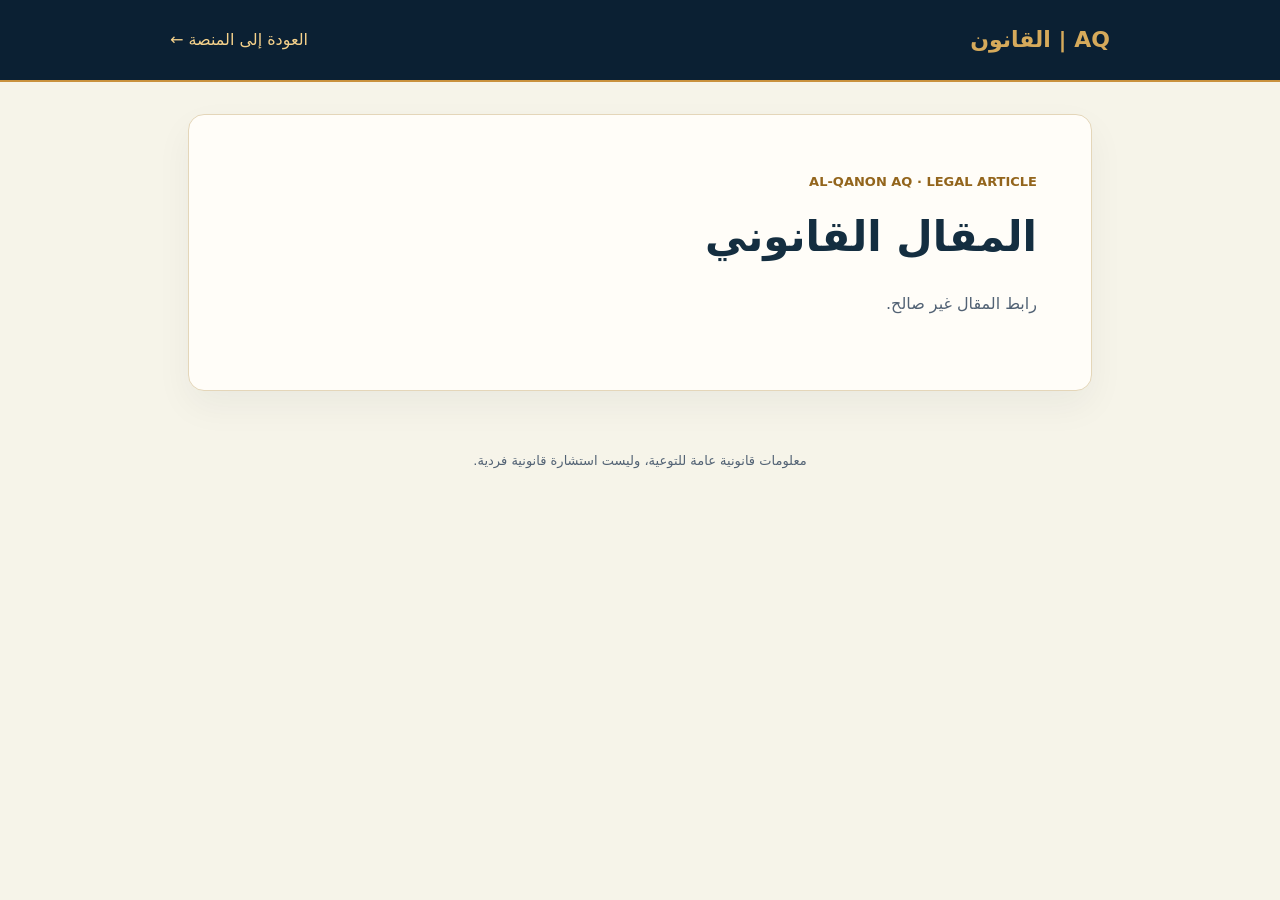
<file: article.html>
<!doctype html>
<html lang="ar" dir="rtl">
<head>
<meta charset="utf-8"><meta name="viewport" content="width=device-width,initial-scale=1">
<meta name="robots" content="noindex,follow">
<meta name="description" content="مقالات قانونية توعوية من منصة القانون AQ.">
<meta property="og:type" content="article">
<meta property="og:site_name" content="منصة القانون AQ">
<meta name="theme-color" content="#0b2033">
<title>قراءة مقال قانوني | منصة القانون AQ</title>
<style>
:root{color-scheme:light}*{box-sizing:border-box}body{margin:0;background:#f6f4e9;color:#142e40;font:16px/2 system-ui,Tahoma,Arial,sans-serif}
header{background:#0b2033;color:#f8edda;padding:18px max(5%,calc((100% - 940px)/2));border-bottom:2px solid #c9923e;display:flex;align-items:center;justify-content:space-between;gap:15px;flex-wrap:wrap}
header a{color:#f5d18b;text-decoration:none}header strong{font-size:22px;color:#d6aa5b}
main{max-width:940px;margin:32px auto;padding:0 18px}article{background:#fffdf8;border:1px solid #e4d6b9;border-radius:16px;padding:clamp(22px,5vw,54px);box-shadow:0 15px 36px #0b20330d}
.kicker{color:#93651c;font-size:13px;font-weight:700}h1{font-size:clamp(25px,4vw,42px);line-height:1.6;margin:8px 0 18px}
#content{white-space:pre-wrap;overflow-wrap:anywhere;line-height:2.15}#status{color:#526274}footer{text-align:center;padding:25px;color:#526274;font-size:13px}
</style></head>
<body><header><strong>AQ | القانون</strong><a href="/">العودة إلى المنصة ←</a></header>
<main><article><div class="kicker">AL-QANON AQ · LEGAL ARTICLE</div><h1 id="title">المقال القانوني</h1><p id="status" role="status">جارٍ تحميل المقال…</p><div id="content"></div></article></main>
<footer>معلومات قانونية عامة للتوعية، وليست استشارة قانونية فردية.</footer>
<script>
(async()=>{
const title=document.getElementById('title'),status=document.getElementById('status'),content=document.getElementById('content');
const id=new URLSearchParams(location.search).get('id');
if(!id||!/^[0-9a-f-]{1,80}$/i.test(id)){status.textContent='رابط المقال غير صالح.';return;}
try{
const endpoint='https://vmrhohvvdapvebxxiilu.supabase.co/rest/v1/articles';
const key='sb_publishable_00z1UqTfpp_24yZf3-_KKA_l2sa41-3';
const url=endpoint+'?select=id,title,content,language,author_name&status=eq.published&id=eq.'+encodeURIComponent(id)+'&limit=1';
const response=await fetch(url,{headers:{apikey:key}});
if(!response.ok)throw Error('Article request failed');
const data=await response.json(),article=data[0];
if(!article){status.textContent='هذا المقال غير متاح للنشر.';return;}
title.textContent=article.title||'مقال قانوني';
document.title=title.textContent+' | منصة القانون AQ';
const summary=String(article.content||'').replace(/<[^>]*>/g,' ').replace(/\s+/g,' ').trim().slice(0,155);
document.querySelector('meta[name="description"]').setAttribute('content',summary||'مقال قانوني من منصة القانون AQ');
const canonical=document.createElement('link');canonical.rel='canonical';canonical.href=location.origin+'/article.html?id='+encodeURIComponent(article.id);document.head.appendChild(canonical);
content.textContent=String(article.content||'').replace(/<[^>]*>/g,' ').replace(/\s+/g,' ').trim();
if(article.language&&['ar','nl','en','tr'].includes(article.language)){document.documentElement.lang=article.language;document.documentElement.dir=article.language==='ar'?'rtl':'ltr';}
status.textContent=article.author_name?'بقلم: '+article.author_name:'';
}catch(e){status.textContent='تعذّر تحميل المقال حالياً. يرجى المحاولة لاحقاً.';}
})();
</script></body></html>
</file>
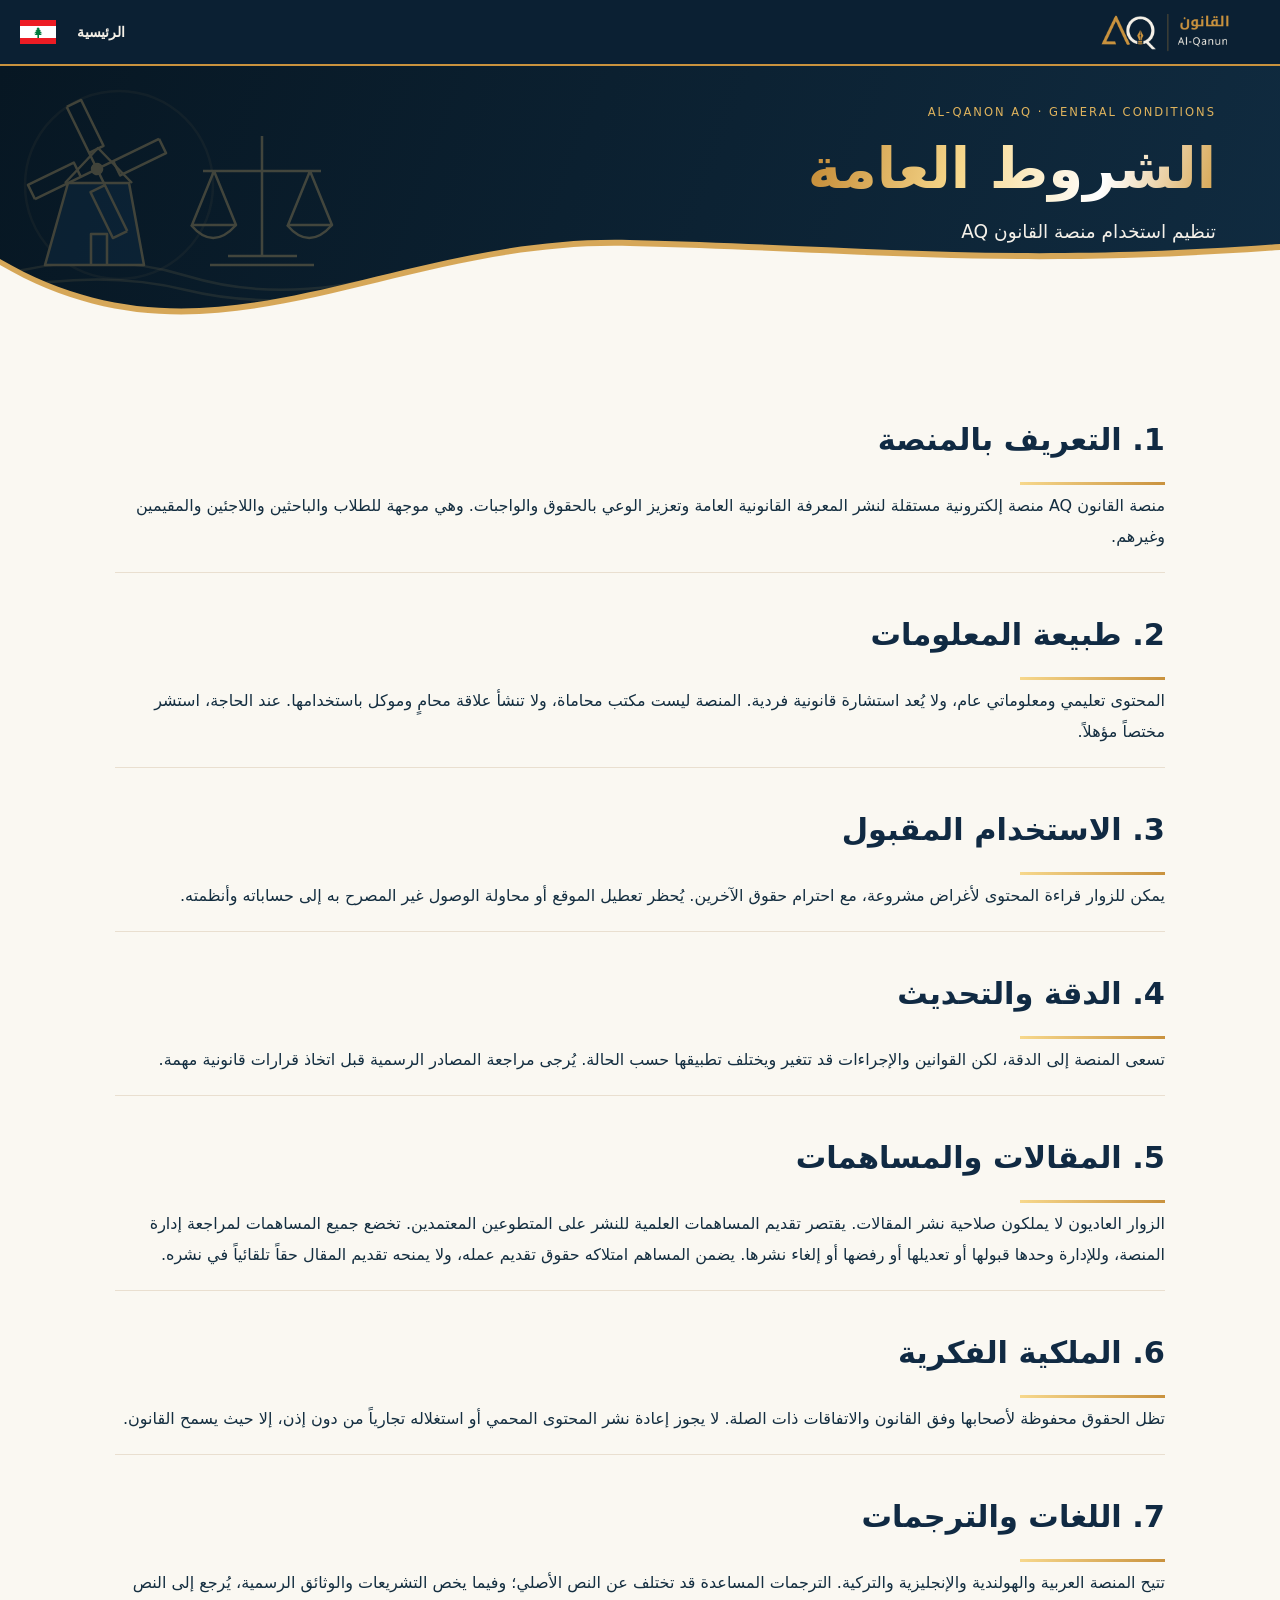
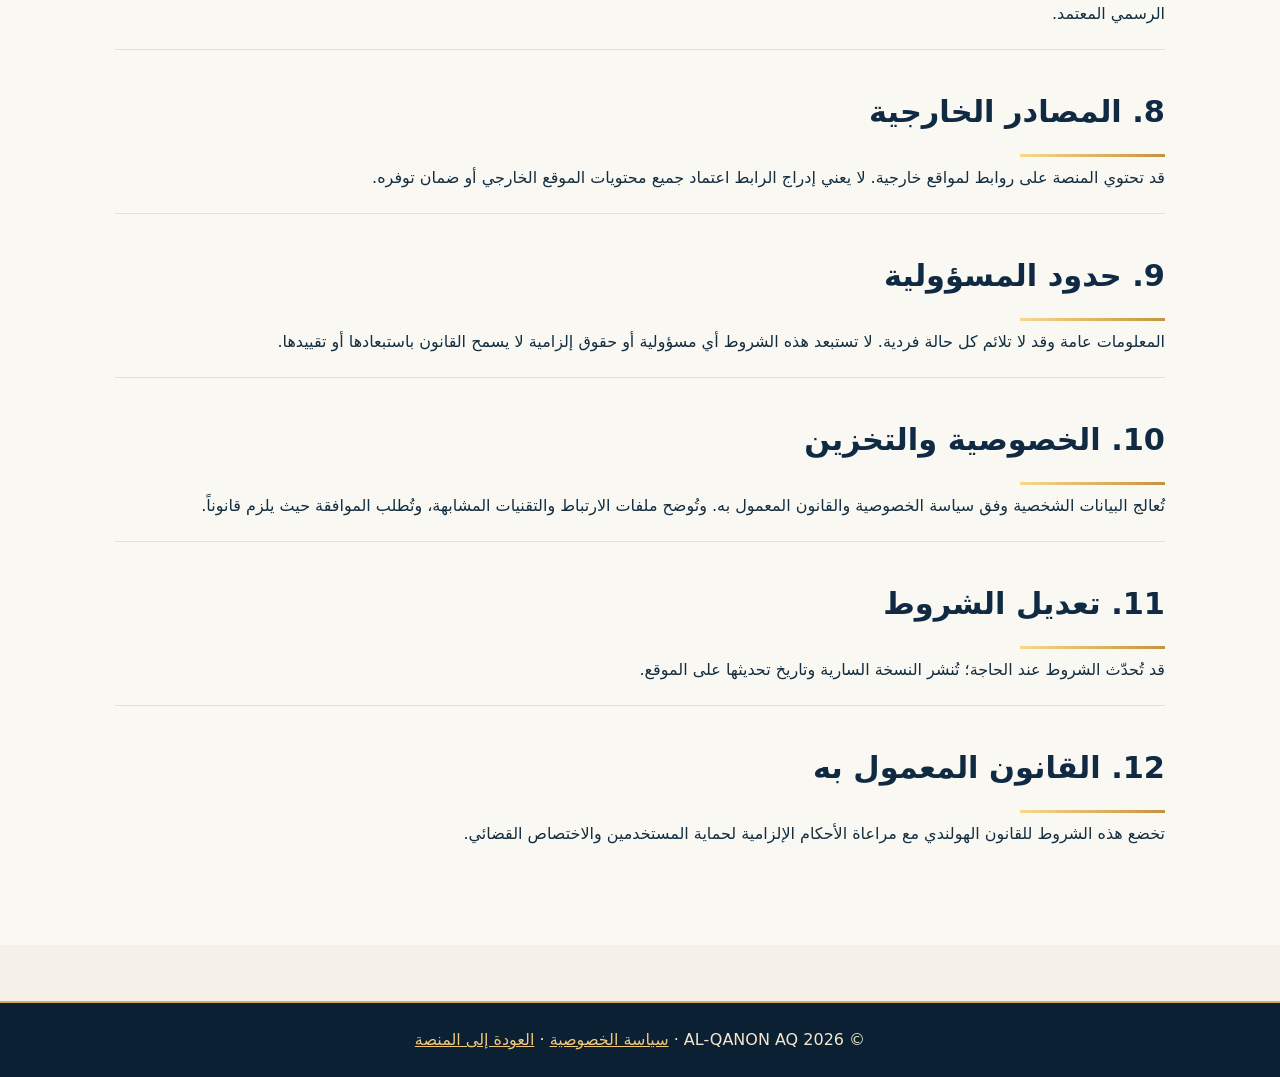
<file: general-conditions.html>
<!doctype html><html lang="ar" dir="rtl"><head><meta charset="utf-8"><meta name="viewport" content="width=device-width,initial-scale=1"><meta name="theme-color" content="#0b2033"><meta name="description" content="General Conditions — Al-Qanon AQ"><title>الشروط العامة | منصة القانون AQ</title><link rel="canonical" href="https://aq-law.nl/general-conditions.html"><style>:root{--navy:#0b2033;--gold:#d6aa5b;--ink:#142e40}*{box-sizing:border-box}body{margin:0;background:#f5f0e8;color:var(--ink);font:16px/1.9 system-ui,'Segoe UI',Tahoma,Arial,sans-serif}header{background:#0b2033;border-bottom:2px solid var(--gold);color:#fff;display:flex;align-items:center;justify-content:space-between;gap:12px;padding:15px max(4%,calc((100% - 1120px)/2));flex-wrap:wrap}header a{color:#f6dcaa;text-decoration:none;font-weight:750;font-size:1.1rem}select{background:#15344e;color:white;border:1px solid #d6aa5b;border-radius:9px;padding:9px;font:inherit}main{width:min(1000px,calc(100% - 28px));margin:30px auto 56px}.hero{position:relative;overflow:hidden;background:radial-gradient(ellipse at 78% 0%,#244761,#0b2033 70%);border:1px solid #bd924b;border-radius:18px 18px 0 0;padding:clamp(24px,5vw,50px);color:#fff}.hero:after{content:"";position:absolute;inset:auto -10% -32px -10%;height:55px;border-top:2px solid #e0b96e;border-radius:50%;transform:rotate(-2deg);opacity:.75}.eyebrow{color:#e3b86c;font-size:.8rem;letter-spacing:.12em}.hero h1{font-size:clamp(1.8rem,4vw,3rem);line-height:1.35;color:#f5d494;margin:10px 0}.hero p{color:#e6eaf0;margin:0}.body{background:#fffdf8;border:1px solid #e7dac6;border-top:0;border-radius:0 0 18px 18px;padding:clamp(20px,5vw,48px);box-shadow:0 16px 38px #0b203315}section{border-bottom:1px solid #e9dfd0;padding:9px 0 20px;margin-bottom:12px}section:last-child{border:0}h2{font-size:1.13rem;color:#183a53;margin:12px 0 5px}p{margin:0;line-height:1.95}footer{background:#0b2033;border-top:2px solid var(--gold);color:#f4e6cf;text-align:center;padding:22px}footer a{color:#f1c778}a:focus-visible,select:focus-visible{outline:3px solid #d6aa5b;outline-offset:3px}@media(max-width:520px){header{padding:12px 16px}main{margin-top:16px}}.hero.aq-students-hero{position:relative;display:flex;min-height:330px;background:linear-gradient(110deg,#071723,#102b40);color:#fff;isolation:isolate;border:0;border-radius:0;padding:0;overflow:hidden}.hero.aq-students-hero:after{display:none}.aq-students-hero-copy{width:100%;display:flex;flex-direction:column;align-items:flex-start;justify-content:center;padding:55px clamp(24px,5vw,90px) 100px;z-index:1}.aq-students-hero .eyebrow{color:#dfb35d;font-size:.72rem;letter-spacing:2px;direction:ltr}.aq-students-hero h1{font-size:clamp(2.6rem,5vw,4.7rem);font-weight:800;line-height:1.35;margin:18px 0 20px;background:linear-gradient(105deg,#c9923e 5%,#f7d88c 38%,#fff 72%,#d6a44e 100%);-webkit-background-clip:text;background-clip:text;color:transparent;-webkit-text-fill-color:transparent}.aq-students-hero p{font-size:clamp(1rem,1.45vw,1.2rem);line-height:2;color:#f4f0e9;max-width:850px}.aq-volunteer-scene{position:absolute;bottom:24px;left:0;width:min(55%,390px);height:auto;opacity:.26;z-index:0;pointer-events:none}.aq-volunteer-wave{position:absolute;bottom:-1px;left:0;width:100%;height:100px;z-index:2;pointer-events:none;transform-origin:center bottom;animation:aq-conditions-wave 7s ease-in-out infinite alternate}@keyframes aq-conditions-wave{0%{transform:translateX(-1.2%) scaleX(1.035)}50%{transform:translateX(1.2%) scaleX(1.035)}100%{transform:translateX(-1.2%) scaleX(1.035)}}@media(prefers-reduced-motion:reduce){.aq-volunteer-wave{animation:none}}.body{background:#faf8f2;border:0;border-radius:0;box-shadow:none}.hero+.body{border-radius:0}main{width:100%;max-width:none;margin:0 auto 56px}.body{padding:clamp(22px,5vw,65px) max(4%,calc((100% - 1050px)/2))}section h2{font-size:clamp(1.3rem,2.5vw,1.9rem);font-weight:800;color:#102a43}section h2:after{content:"";display:block;width:145px;height:3px;background:linear-gradient(90deg,#f7d88c,#c9923e);margin-top:13px}@media(max-width:600px){.aq-students-hero-copy{padding:38px 22px 105px}.aq-students-hero h1{font-size:2.6rem}.aq-volunteer-scene{width:65%}}
.terms-brand{direction:ltr;display:flex;align-items:center;gap:10px;flex:0 1 220px;min-width:125px;text-decoration:none}.brand-wordmark{direction:rtl;display:flex;flex-direction:column;gap:3px;padding-inline-start:10px;border-inline-start:1px solid #c9923e;line-height:1;white-space:nowrap}.brand-wordmark strong{text-align:right;color:#d4a64e;font-size:1rem;font-weight:750}.brand-wordmark span{direction:ltr;text-align:left;color:#fffaf0;font-size:.68rem;letter-spacing:.08em}.terms-brand img{display:block;width:48px;height:46px;flex:none;object-fit:contain}.terms-header-actions{display:flex;align-items:center;gap:clamp(10px,2vw,18px)}.terms-home-button{display:inline-flex;align-items:center;justify-content:center;min-height:42px;padding:8px 15px;border:1px solid #d6aa5b;border-radius:9px;background:#15344e;color:#fff;text-decoration:none;font-size:.95rem;font-weight:750;white-space:nowrap;transition:background .18s ease,transform .18s ease}.terms-home-button:hover{background:#1c4565;transform:translateY(-1px)}.terms-home-button:focus-visible,select:focus-visible{outline:3px solid #d6aa5b;outline-offset:3px}.terms-language-control{display:flex;align-items:center;gap:7px;white-space:nowrap}@media(max-width:600px){.terms-language-control>label{display:none!important}header{padding:10px 14px;gap:8px}.terms-brand img{width:42px;height:42px}.terms-brand{flex-basis:130px}.terms-header-actions{gap:8px}.terms-home-button{min-height:38px;padding:7px 10px;font-size:.88rem}.terms-language-control{gap:5px;font-size:.82rem}select{max-width:126px;padding:7px 5px}}@media(max-width:365px){header{padding-inline:10px}.terms-brand{flex-basis:108px;gap:6px}.terms-brand img{width:36px;height:36px}.brand-wordmark{padding-inline-start:6px}.brand-wordmark strong{font-size:.84rem}.brand-wordmark span{font-size:.58rem}.terms-header-actions{gap:5px}.terms-home-button{padding-inline:8px;font-size:.82rem}.terms-language-control>label{display:none}select{max-width:120px}}

/* Branded language picker for consistent desktop and Android behavior */
header{position:relative;z-index:30}
.language-control,.terms-language-control{position:relative}
.language-control>label,.terms-language-control>label,.terms-language-control>span{position:absolute!important;width:1px!important;height:1px!important;padding:0!important;margin:-1px!important;overflow:hidden!important;clip:rect(0,0,0,0)!important;white-space:nowrap!important;border:0!important}
.aq-legal-native-select{position:absolute!important;width:1px!important;height:1px!important;padding:0!important;margin:-1px!important;overflow:hidden!important;clip:rect(0,0,0,0)!important;white-space:nowrap!important;border:0!important;opacity:0!important;pointer-events:none!important}
.aq-legal-language-trigger{display:inline-flex;align-items:center;justify-content:space-between;gap:9px;min-height:42px;max-width:min(220px,52vw);padding:8px 11px;border:1px solid #d1a153;border-radius:9px;background:#15344e;color:#fffaf0;font:inherit;font-size:.95rem;font-weight:700;white-space:nowrap;cursor:pointer}
.aq-legal-language-trigger:focus-visible,.aq-legal-language-option:focus-visible{outline:3px solid #e2b86d;outline-offset:3px}
.aq-legal-language-chevron{width:12px;height:12px;flex:none;font-size:18px;line-height:1;transform:none}
.aq-legal-language-menu{direction:ltr;left:0;right:auto;inset-inline-start:0;inset-inline-end:auto;position:absolute;top:calc(100% + 8px);inset-inline-start:auto;inset-inline-end:0;z-index:1000;width:max-content;min-width:190px;max-width:calc(100vw - 28px);padding:7px;border:1px solid #d1a153;border-radius:13px;background:#102a43;box-shadow:0 12px 30px #102a4340}
.aq-legal-language-menu[hidden]{display:none!important}
.aq-legal-language-menu{direction:ltr;left:0;right:auto;inset-inline-start:0;inset-inline-end:auto;direction:ltr}
.aq-legal-option-flag{display:inline-flex;align-items:center;justify-content:center;width:24px;flex:none}
.aq-legal-option-label{unicode-bidi:plaintext;text-align:left}
.aq-legal-language-option{display:flex;flex-direction:row;direction:ltr;align-items:center;justify-content:flex-start;gap:10px;width:100%;min-height:42px;padding:8px 10px;border:0;border-radius:8px;background:transparent;color:#fffaf0;text-align:start;font:inherit;font-size:.95rem;cursor:pointer}
.aq-legal-language-option:hover,.aq-legal-language-option[aria-selected="true"]{background:#244761;color:#f7deb0}
@media(max-width:600px){.aq-legal-language-trigger{min-height:38px;padding:7px 9px;font-size:.88rem}.aq-legal-language-option{min-height:44px;font-size:1rem}.aq-legal-language-menu{direction:ltr;left:0;right:auto;inset-inline-start:0;inset-inline-end:auto;min-width:205px}}

/* Compact, calm legal-page header on phones */
@media(max-width:600px){
 header{flex-wrap:nowrap!important;min-height:78px;padding:7px 12px!important;gap:8px!important}
 .terms-brand{flex:0 1 172px;min-width:0}.terms-brand img{width:172px;height:52px;max-width:100%;object-fit:contain}
 .terms-header-actions{flex:0 0 auto;gap:7px!important}
 .terms-language-control{gap:0!important}
 .terms-language-control>label,.language-control>label{position:absolute!important;width:1px;height:1px;padding:0;margin:-1px;overflow:hidden;clip:rect(0,0,0,0);white-space:nowrap;border:0}
 .terms-home-button,.policy-home-button{min-height:38px;padding:6px 10px;font-size:.88rem;border-radius:8px;background:#15344e;color:#fffaf0;border-color:#c9923e}
 .aq-legal-language-trigger{min-height:38px;padding:6px 9px;font-size:.88rem;border-radius:8px}
 .aq-legal-language-menu{direction:ltr;left:0;right:auto;inset-inline-start:0;inset-inline-end:auto;min-width:190px}
}
@media(max-width:365px){
 header{padding-inline:9px!important;gap:6px!important}
 .terms-brand{flex-basis:136px}.terms-brand img{width:136px;height:41px}
 .terms-header-actions{gap:5px!important}.terms-home-button,.policy-home-button{padding-inline:8px;font-size:.82rem}
 .aq-legal-language-trigger{max-width:124px;padding-inline:7px}
}
</style><style id="aq-legal-pill-buttons">
/* Refined pill controls for the legal pages */
.terms-home-button,.policy-home-button,.aq-legal-language-trigger{border:1px solid #dfbd70!important;border-radius:999px!important;background:linear-gradient(135deg,#ead18e 0%,#d2a652 100%)!important;color:#102a43!important;box-shadow:0 3px 10px #06162426;transition:transform .18s ease,box-shadow .18s ease,filter .18s ease}
.terms-home-button:hover,.policy-home-button:hover,.aq-legal-language-trigger:hover{background:linear-gradient(135deg,#f0dca6 0%,#d8ae61 100%)!important;transform:translateY(-1px);box-shadow:0 5px 13px #06162435}
.aq-legal-language-trigger{border-color:#dfbd70!important}
.aq-legal-language-menu{border-radius:18px!important}
.aq-legal-language-option{border-radius:12px!important}
@media(max-width:600px){.terms-home-button,.policy-home-button{min-height:38px;padding:6px 13px!important}.aq-legal-language-trigger{min-height:38px;padding:6px 12px!important}}
@media(max-width:365px){.terms-home-button,.policy-home-button{padding-inline:10px!important}.aq-legal-language-trigger{padding-inline:9px!important}}
</style><style id="aq-legal-header-mobile-fix-v2">
@media(max-width:600px){
 header{box-sizing:border-box;display:flex;flex-wrap:nowrap!important;gap:clamp(4px,1.3vw,8px)!important;padding-inline:clamp(8px,2.5vw,14px)!important;min-height:72px!important}
 .terms-brand{flex:0 1 100px!important;min-width:0!important;gap:5px!important;overflow:hidden}
 .terms-brand img{width:30px!important;height:30px!important;max-width:30px!important;object-fit:contain}
 .terms-brand .brand-wordmark{padding-inline-start:5px!important;gap:2px!important}
 .terms-brand .brand-wordmark strong{font-size:.7rem!important}
 .terms-brand .brand-wordmark span{font-size:.48rem!important;letter-spacing:.04em!important}
 .terms-header-actions{flex:0 1 auto!important;min-width:0!important;gap:5px!important}
 .terms-home-button{min-height:36px!important;padding-inline:8px!important;font-size:.78rem!important}
 .aq-legal-language-trigger{min-width:0!important;max-width:114px!important;gap:5px!important;min-height:36px!important;padding-inline:7px!important;font-size:.78rem!important}
}
@media(max-width:365px){
 .terms-brand{flex-basis:85px!important}.terms-brand img{width:27px!important;height:27px!important;max-width:27px!important}
 .terms-brand .brand-wordmark{padding-inline-start:4px!important}.terms-brand .brand-wordmark strong{font-size:.66rem!important}.terms-brand .brand-wordmark span{font-size:.44rem!important}
 .terms-home-button{padding-inline:6px!important;font-size:.72rem!important}.aq-legal-language-trigger{max-width:104px!important;padding-inline:6px!important;font-size:.72rem!important}
}
</style><style id="aq-legal-full-logo-header-v3">
.terms-brand img{display:block;width:176px;height:54px;max-width:100%;object-fit:contain;flex:none}
@media(max-width:600px){
 header{box-sizing:border-box!important;display:grid!important;grid-template-columns:minmax(0,1fr) auto!important;direction:ltr!important;align-items:center!important;gap:6px!important;padding:8px 12px!important;min-height:72px!important;overflow:visible!important}
 .terms-brand{grid-column:2!important;justify-self:end!important;display:block!important;flex:none!important;width:clamp(92px,31vw,126px)!important;min-width:0!important;max-width:100%!important;overflow:visible!important}
 .terms-brand img{width:100%!important;height:auto!important;aspect-ratio:1037/424;max-width:100%!important;object-fit:contain!important}
 .terms-header-actions{grid-column:1!important;justify-self:start!important;display:flex!important;flex:0 1 auto!important;min-width:0!important;max-width:100%!important;direction:rtl!important;gap:clamp(4px,1.4vw,7px)!important}
 .terms-home-button,.aq-legal-language-trigger{min-height:36px!important;font-size:clamp(.72rem,3.3vw,.84rem)!important}
 .terms-home-button{padding-inline:clamp(7px,2.5vw,11px)!important}
 .aq-legal-language-trigger{max-width:clamp(100px,30vw,118px)!important;padding-inline:clamp(6px,2vw,9px)!important}
 .terms-language-control{min-width:0!important}
}
@media(max-width:365px){
 header{padding-inline:9px!important;gap:4px!important}
 .terms-brand{width:92px!important}
 .terms-home-button{padding-inline:6px!important;font-size:.72rem!important}
 .aq-legal-language-trigger{max-width:104px!important;padding-inline:5px!important;font-size:.7rem!important}
}
</style>

<style id="aq-terms-logo-primary-asset-fix">
.terms-brand{display:block!important;direction:ltr!important;justify-self:end!important;width:176px!important;max-width:100%!important;overflow:visible!important}
.terms-brand img{display:block!important;width:100%!important;height:auto!important;max-width:100%!important;aspect-ratio:auto!important;object-fit:contain!important;flex:none!important}
.terms-brand .brand-wordmark{display:none!important}
@media(max-width:600px){.terms-brand{grid-column:2!important;grid-row:1!important;width:clamp(108px,34vw,145px)!important;gap:0!important;flex:none!important}}
@media(max-width:365px){.terms-brand{width:104px!important}}
</style>
<style id="aq-legal-desktop-home-button">@media(max-width:600px){.legal-desktop-home{display:none!important}}</style><style id="aq-legal-controls-match-main-nav-v2">
/* Legal page controls use the same quiet navigation treatment as the main site. */
@media (min-width:851px){
 .terms-home-button,.policy-home-button{
  min-height:42px!important;padding:4px 3px!important;border:0!important;border-radius:0!important;
  background:transparent!important;box-shadow:none!important;color:#f5f0e7!important;
  font-family:Cairo,sans-serif!important;font-size:clamp(14px,1.1vw,16px)!important;
  font-weight:800!important;text-decoration:none!important;transform:none!important;
 }
 .terms-home-button:hover,.policy-home-button:hover,.terms-home-button:focus-visible,.policy-home-button:focus-visible{
  background:transparent!important;color:#e5b45e!important;text-decoration:none!important;box-shadow:none!important;
 }
 .aq-legal-language-trigger{
  width:46px!important;min-width:46px!important;max-width:46px!important;height:42px!important;min-height:42px!important;
  padding:3px!important;gap:0!important;border:0!important;border-radius:0!important;background:transparent!important;
  box-shadow:none!important;color:#f5f0e7!important;justify-content:center!important;transform:none!important;
 }
 .aq-legal-language-trigger:hover,.aq-legal-language-trigger:focus-visible{background:transparent!important;filter:brightness(1.15)!important;box-shadow:none!important}
 .aq-legal-current-name,.aq-legal-language-chevron{display:none!important}
 .aq-legal-language-value{display:flex!important;align-items:center!important;justify-content:center!important}
 .aq-legal-current-flag svg{display:block!important;width:36px!important;height:24px!important}
 .aq-legal-language-menu{min-width:190px!important;padding:8px!important;border:1px solid #d7a34e!important;border-radius:14px!important;background:#0c263b!important;box-shadow:0 12px 24px #0005!important}
 .aq-legal-language-option{min-height:42px!important;border-radius:8px!important}
}
.aq-legal-option-flag svg{display:block;width:28px;height:19px}
.aq-legal-current-flag svg{display:block;width:34px;height:23px}
@media(max-width:850px){.aq-legal-current-flag svg{width:34px;height:23px}}
</style>
<style id="aq-legal-banner-edge-fix">
/* Keep the banner wave inside the viewport edges and align the legal headers. */
header{min-height:78px;padding:15px max(4%,calc((100% - 1120px)/2))!important;}
.terms-home-button{font-family:inherit!important;font-size:16px!important;line-height:1.5!important;font-weight:800!important;}
.aq-volunteer-wave{display:block;width:100%;left:0;right:0;transform:none!important;animation:none!important;}
@media(max-width:600px){header{min-height:78px;padding:7px 12px!important;}}
@media(max-width:365px){header{padding-inline:9px!important;}}
</style>


<style id="aq-legal-header-unified-measurements">
/* Use the same compact logo, band and control dimensions as the main site header. */
header{box-sizing:border-box!important;display:flex!important;align-items:center!important;flex-wrap:nowrap!important;height:66px!important;min-height:66px!important;padding:0 18px!important;background:#0b2033!important;border-bottom:2px solid #c9923e!important;}
.brand-wrap,.terms-brand{display:block!important;flex:0 0 165px!important;width:165px!important;max-width:165px!important;line-height:0!important;}
.brand-logo,.terms-brand img{display:block!important;width:auto!important;height:49px!important;max-width:165px!important;object-fit:contain!important;}
.policy-header-actions,.terms-header-actions{display:flex!important;align-items:center!important;gap:9px!important;}
.policy-home-button,.terms-home-button{display:inline-flex!important;align-items:center!important;justify-content:center!important;box-sizing:border-box!important;min-width:40px!important;min-height:40px!important;padding:6px 10px!important;border:0!important;border-radius:0!important;background:transparent!important;box-shadow:none!important;color:#f5f0e7!important;font-family:Cairo,sans-serif!important;font-size:14px!important;line-height:1.5!important;font-weight:800!important;text-decoration:none!important;white-space:nowrap!important;}
.aq-legal-language-trigger{box-sizing:border-box!important;width:40px!important;min-width:40px!important;max-width:40px!important;height:40px!important;min-height:40px!important;padding:0!important;border:0!important;border-radius:0!important;background:transparent!important;box-shadow:none!important;}
.aq-legal-current-flag svg{width:36px!important;height:24px!important;}
@media(max-width:850px){
 header{height:52px!important;min-height:52px!important;padding:5px 10px!important;}
 .brand-wrap,.terms-brand{flex-basis:130px!important;width:130px!important;max-width:130px!important;}
 .brand-logo,.terms-brand img{height:40px!important;max-width:130px!important;}
 .policy-home-button,.terms-home-button{font-size:14px!important;}
 .aq-legal-language-trigger{width:40px!important;min-width:40px!important;max-width:40px!important;height:40px!important;min-height:40px!important;}
}
@media(max-width:600px){header{height:52px!important;min-height:52px!important;padding:5px 10px!important;}}
@media(max-width:365px){.brand-wrap,.terms-brand{flex-basis:110px!important;width:110px!important;max-width:110px!important;}}
</style>
</head><body><header><a class="terms-brand" href="/" id="termsBrand" aria-label="Al-Qanon AQ home"><img src="[data-uri]" alt="Al-Qanun AQ" id="termsLogo"></a><div class="terms-header-actions"><a class="terms-home-button legal-desktop-home" id="desktopHomeButton" href="/?lang=ar#home">الرئيسية</a><div class="terms-language-control"><label for="lang" id="langLabel">اللغة</label> <select id="lang" aria-label="Language"><option value="ar">🇱🇧 العربية</option><option value="nl">Nederlands</option><option value="en">English</option><option value="tr">Türkçe</option></select></div></div></header>
<button class="aq-legal-burger" id="aqLegalBurger" type="button" aria-label="Open site menu" aria-expanded="false" aria-controls="aqLegalNav"><span></span><span></span><span></span></button>
<nav class="aq-legal-nav" id="aqLegalNav" hidden aria-label="Site menu">
  <a id="homeTop" data-menu-key="home" href="/?lang=ar#home">الرئيسية</a>
  <a data-menu-key="articles" href="/?lang=ar#articles">المقالات</a>
  <a data-menu-key="volunteer" href="/?lang=ar#volunteer">تطوع معنا</a>
  <a data-menu-key="conditions" href="/general-conditions.html?lang=ar">الشروط العامة</a>
  <a data-menu-key="privacy" href="/privacy-policy.html?lang=ar">سياسة الخصوصية</a>
</nav>
<style id="aq-legal-mobile-controls">
.aq-legal-burger{display:none}
@media(max-width:850px){
 .aq-legal-burger{position:fixed;top:calc(var(--aq-mobile-header-bottom, 92px) + 12px);right:calc(env(safe-area-inset-right,0px) + 12px);z-index:1200;width:58px;height:52px;padding:9px 10px;display:flex;flex-direction:column;justify-content:space-between;align-items:flex-end;border:0;background:transparent;cursor:pointer}
 .aq-legal-burger span{display:block;width:35px;height:3px;border-radius:3px;background:#e5bd73;box-shadow:0 1px 4px #07172366;transition:transform .18s,opacity .18s}
 .aq-legal-burger[aria-expanded="true"] span:first-child{transform:translateY(15px) rotate(45deg)}.aq-legal-burger[aria-expanded="true"] span:nth-child(2){opacity:0}.aq-legal-burger[aria-expanded="true"] span:last-child{transform:translateY(-15px) rotate(-45deg)}
 .aq-legal-nav{position:fixed;top:calc(var(--aq-mobile-header-bottom, 92px) + 70px);right:calc(env(safe-area-inset-right,0px) + 14px);z-index:1199;width:min(270px,calc(100vw - 28px));padding:9px;border:1px solid #d1a153;border-radius:12px;background:#102a43;box-shadow:0 12px 30px #102a4355}
 .aq-legal-nav[hidden]{display:none!important}.aq-legal-nav a{display:block;padding:11px 13px;border-radius:8px;color:#fffaf0;text-decoration:none;font-weight:700;font-size:.95rem}.aq-legal-nav a:hover,.aq-legal-nav a:focus-visible{background:#244761;color:#f7deb0}
 .aq-legal-language-value{display:flex;align-items:center;justify-content:center}.aq-legal-current-name,.aq-legal-language-chevron{display:none!important}
 .aq-legal-language-trigger{width:48px!important;min-width:48px!important;max-width:48px!important;height:42px;border:0!important;border-radius:0!important;background:transparent!important;box-shadow:none!important;justify-content:center!important;padding:0!important;font-size:1.45rem!important}
}
</style>
<script id="aq-legal-mobile-controls-script">(()=>{
 const header=document.querySelector('header'),button=document.getElementById('aqLegalBurger'),nav=document.getElementById('aqLegalNav');if(!header||!button||!nav)return;
 const labels={ar:['الرئيسية','المقالات','تطوع معنا','الشروط العامة','سياسة الخصوصية','قائمة الموقع'],nl:['Home','Artikelen','Vrijwilligerswerk','Algemene voorwaarden','Privacybeleid','Sitemenu'],en:['Home','Articles','Volunteer','General Conditions','Privacy Policy','Site menu'],tr:['Ana sayfa','Makaleler','Gönüllü ol','Genel Koşullar','Gizlilik Politikası','Site menüsü']};
 const links=[...nav.querySelectorAll('[data-menu-key]')];function update(){const lang=document.documentElement.lang||'ar',words=labels[lang]||labels.ar;links.forEach((link,i)=>{link.textContent=words[i];const key=link.dataset.menuKey;link.href=key==='conditions'?'/general-conditions.html?lang='+lang:key==='privacy'?'/privacy-policy.html?lang='+lang:'/?lang='+lang+'#'+(key==='home'?'home':key)});button.setAttribute('aria-label',words[5])}
 function sync(){document.documentElement.style.setProperty('--aq-mobile-header-bottom',Math.max(0,Math.round(header.getBoundingClientRect().bottom))+'px')};function close(){nav.hidden=true;button.setAttribute('aria-expanded','false')}
 button.addEventListener('click',()=>{nav.hidden=!nav.hidden;button.setAttribute('aria-expanded',String(!nav.hidden));update()});document.addEventListener('click',e=>{if(!nav.contains(e.target)&&!button.contains(e.target))close()});document.addEventListener('keydown',e=>{if(e.key==='Escape')close()});nav.addEventListener('click',e=>{if(e.target.closest('a'))close()});new MutationObserver(update).observe(document.documentElement,{attributes:true,attributeFilter:['lang']});window.addEventListener('resize',sync,{passive:true});window.addEventListener('scroll',sync,{passive:true});if('ResizeObserver'in window)new ResizeObserver(sync).observe(header);sync();update();
})();</script><main><div class="hero aq-students-hero"><svg class="aq-volunteer-scene" viewBox="0 0 390 230" aria-hidden="true" fill="none" stroke="#e5bd73" stroke-width="2.5" stroke-linejoin="round">
<circle cx="119" cy="113" r="94" opacity=".18"/><path d="M0 204 Q95 176 187 204T390 203M0 218Q101 197 186 218T390 217" opacity=".38"/>
<path d="M45 193h99l-15-82H68z" fill="#173b59"/><path d="M65 111l33-35 34 35M91 192v-30h16v30"/>
<g transform="translate(97 97) rotate(-26)"><path d="M0-69v138M-69 0H69M0-69h16v51H0M69 0v16H18V0M0 69h-16V18H0M-69 0v-16h51V0"/><circle r="5" fill="#e5bd73"/></g>
<path d="M210 193h104m-86-9h69m-35 0V71m-59 28h118m-59-35v14m-48 21-22 54h44zm96 0-22 54h44z"/><path d="M191 153q22 26 45 0m51 0q22 26 45 0"/>
</svg><div class="aq-students-hero-copy"><div class="eyebrow">AL-QANON AQ · GENERAL CONDITIONS</div><h1 id="heading"></h1><p id="subtitle"></p></div><svg class="aq-volunteer-wave" viewBox="0 0 1200 100" preserveAspectRatio="none" aria-hidden="true"><path fill="#d6a758" d="M0 32C200 156 360 7 590 13S940 37 1200 17V100H0Z"/><path fill="#faf8f2" d="M0 38C200 162 360 13 590 19S940 43 1200 23V100H0Z"/></svg></div><article class="body" id="content"></article></main><footer>© 2026 AL-QANON AQ · <a href="privacy-policy.html" id="privacy"></a> · <a href="/" id="home"></a></footer><script>const titles={"ar":"الشروط العامة","nl":"Algemene Voorwaarden","en":"General Conditions","tr":"Genel Koşullar"};const data={"ar":[["التعريف بالمنصة","منصة القانون AQ منصة إلكترونية مستقلة لنشر المعرفة القانونية العامة وتعزيز الوعي بالحقوق والواجبات. وهي موجهة للطلاب والباحثين واللاجئين والمقيمين وغيرهم."],["طبيعة المعلومات","المحتوى تعليمي ومعلوماتي عام، ولا يُعد استشارة قانونية فردية. المنصة ليست مكتب محاماة، ولا تنشأ علاقة محامٍ وموكل باستخدامها. عند الحاجة، استشر مختصاً مؤهلاً."],["الاستخدام المقبول","يمكن للزوار قراءة المحتوى لأغراض مشروعة، مع احترام حقوق الآخرين. يُحظر تعطيل الموقع أو محاولة الوصول غير المصرح به إلى حساباته وأنظمته."],["الدقة والتحديث","تسعى المنصة إلى الدقة، لكن القوانين والإجراءات قد تتغير ويختلف تطبيقها حسب الحالة. يُرجى مراجعة المصادر الرسمية قبل اتخاذ قرارات قانونية مهمة."],["المقالات والمساهمات","الزوار العاديون لا يملكون صلاحية نشر المقالات. يقتصر تقديم المساهمات العلمية للنشر على المتطوعين المعتمدين. تخضع جميع المساهمات لمراجعة إدارة المنصة، وللإدارة وحدها قبولها أو تعديلها أو رفضها أو إلغاء نشرها. يضمن المساهم امتلاكه حقوق تقديم عمله، ولا يمنحه تقديم المقال حقاً تلقائياً في نشره."],["الملكية الفكرية","تظل الحقوق محفوظة لأصحابها وفق القانون والاتفاقات ذات الصلة. لا يجوز إعادة نشر المحتوى المحمي أو استغلاله تجارياً من دون إذن، إلا حيث يسمح القانون."],["اللغات والترجمات","تتيح المنصة العربية والهولندية والإنجليزية والتركية. الترجمات المساعدة قد تختلف عن النص الأصلي؛ وفيما يخص التشريعات والوثائق الرسمية، يُرجع إلى النص الرسمي المعتمد."],["المصادر الخارجية","قد تحتوي المنصة على روابط لمواقع خارجية. لا يعني إدراج الرابط اعتماد جميع محتويات الموقع الخارجي أو ضمان توفره."],["حدود المسؤولية","المعلومات عامة وقد لا تلائم كل حالة فردية. لا تستبعد هذه الشروط أي مسؤولية أو حقوق إلزامية لا يسمح القانون باستبعادها أو تقييدها."],["الخصوصية والتخزين","تُعالج البيانات الشخصية وفق سياسة الخصوصية والقانون المعمول به. وتُوضح ملفات الارتباط والتقنيات المشابهة، وتُطلب الموافقة حيث يلزم قانوناً."],["تعديل الشروط","قد تُحدّث الشروط عند الحاجة؛ تُنشر النسخة السارية وتاريخ تحديثها على الموقع."],["القانون المعمول به","تخضع هذه الشروط للقانون الهولندي مع مراعاة الأحكام الإلزامية لحماية المستخدمين والاختصاص القضائي."]],"nl":[["Over het platform","Al-Qanon AQ is een onafhankelijk online platform voor algemene juridische kennis en bewustwording van rechten en plichten, voor studenten, onderzoekers, vluchtelingen, inwoners en andere geïnteresseerden."],["Aard van de informatie","De inhoud dient uitsluitend algemene educatieve en informatieve doeleinden en vormt geen individueel juridisch advies. Het platform is geen advocatenkantoor; gebruik schept geen advocaat-cliëntrelatie. Raadpleeg zo nodig een gekwalificeerde jurist."],["Toegestaan gebruik","Bezoekers mogen de inhoud voor rechtmatige doeleinden lezen en moeten rechten van derden respecteren. Het verstoren van de website en onbevoegde toegang zijn verboden."],["Juistheid en actualiteit","Wij streven naar nauwkeurigheid, maar wetgeving en procedures kunnen veranderen en toepassing verschilt per situatie. Controleer officiële bronnen voordat u belangrijke juridische beslissingen neemt."],["Artikelen en bijdragen","Gewone bezoekers kunnen geen artikelen publiceren. Alleen erkende vrijwilligers mogen wetenschappelijke bijdragen ter beoordeling indienen. De platformbeheerder beoordeelt alle bijdragen en beslist exclusief over plaatsing, wijziging, afwijzing of verwijdering. De indiener moet over de benodigde rechten beschikken; indiening geeft geen automatisch recht op publicatie."],["Intellectuele eigendom","Rechten blijven bij de rechthebbenden overeenkomstig de wet en toepasselijke afspraken. Herpublicatie of commercieel gebruik van beschermde inhoud vereist toestemming, tenzij de wet dit toestaat."],["Talen en vertalingen","Het platform biedt Arabisch, Nederlands, Engels en Turks. Vertalingen kunnen afwijken van het origineel. Voor wetgeving en officiële documenten is de officiële authentieke tekst leidend."],["Externe bronnen","Links naar externe websites betekenen geen goedkeuring van alle externe inhoud of garantie van beschikbaarheid."],["Aansprakelijkheid","Informatie is algemeen en niet noodzakelijk geschikt voor iedere situatie. Wettelijk verplichte rechten en aansprakelijkheden worden niet uitgesloten of beperkt."],["Privacy en opslag","Persoonsgegevens worden verwerkt volgens het privacybeleid en toepasselijke wetgeving. Cookies en vergelijkbare technieken worden toegelicht; waar wettelijk vereist wordt toestemming gevraagd."],["Wijzigingen","Deze voorwaarden kunnen worden bijgewerkt. De geldende versie en de datum van de laatste wijziging staan op de website."],["Toepasselijk recht","Nederlands recht is van toepassing, onverminderd dwingende regels inzake gebruikersbescherming en rechterlijke bevoegdheid."]],"en":[["About the platform","Al-Qanon AQ is an independent online platform providing general legal knowledge and awareness of rights and obligations for students, researchers, refugees, residents and others."],["Nature of information","Content is for general educational and informational purposes only and is not individual legal advice. The platform is not a law firm, and using it creates no lawyer-client relationship. Seek qualified legal assistance when needed."],["Acceptable use","Visitors may read content for lawful purposes while respecting others' rights. Disrupting the website or attempting unauthorized access is prohibited."],["Accuracy and updates","We aim for accuracy, but laws and procedures may change and their application depends on individual circumstances. Check official sources before important legal decisions."],["Articles and contributions","Ordinary visitors cannot publish articles. Only approved volunteers may submit academic contributions for review. Platform management reviews all submissions and alone decides whether to publish, request edits, reject or unpublish content. Contributors must have the necessary rights; submission does not guarantee publication."],["Intellectual property","Rights remain with their respective owners under applicable law and agreements. Republishing protected content or exploiting it commercially requires permission unless allowed by law."],["Languages and translations","The platform offers Arabic, Dutch, English and Turkish. Translations may differ from original texts. For laws and official documents, consult the authoritative official version."],["External sources","Links to third-party websites do not imply endorsement of all their content or guarantee continued availability."],["Liability","Information is general and may not suit individual circumstances. Nothing in these conditions excludes or limits rights or liabilities that cannot lawfully be excluded or limited."],["Privacy and storage","Personal data is handled under the privacy policy and applicable law. Cookies and similar technologies are explained, and consent is requested where legally required."],["Changes","These conditions may be updated. The current version and its last-update date will be displayed on the website."],["Applicable law","Dutch law applies, subject to mandatory user-protection and jurisdiction rules."]],"tr":[["Platform hakkında","Al-Qanon AQ, öğrenciler, araştırmacılar, mülteciler, ülkede yaşayanlar ve diğer ilgililer için genel hukuk bilgisi ve haklar ile yükümlülükler konusunda farkındalık sunan bağımsız bir çevrim içi platformdur."],["Bilgilerin niteliği","İçerik yalnızca genel eğitim ve bilgilendirme amaçlıdır; kişiye özel hukuki danışmanlık değildir. Platform bir hukuk bürosu değildir ve kullanımı avukat-müvekkil ilişkisi oluşturmaz. Gerektiğinde yetkin bir hukuk uzmanına başvurun."],["Kabul edilebilir kullanım","Ziyaretçiler içeriği hukuka uygun amaçlarla okuyabilir ve başkalarının haklarına saygı göstermelidir. Siteyi aksatmak veya yetkisiz erişim girişiminde bulunmak yasaktır."],["Doğruluk ve güncellik","Doğruluk için çaba gösteririz; ancak yasalar ve usuller değişebilir ve uygulama kişisel koşullara göre farklılaşabilir. Önemli hukuki kararlar öncesinde resmî kaynakları kontrol edin."],["Makaleler ve katkılar","Sıradan ziyaretçiler makale yayımlayamaz. Yalnızca onaylı gönüllüler akademik katkıları incelemeye sunabilir. Tüm katkıları platform yönetimi değerlendirir; yayımlama, değişiklik isteme, reddetme veya yayından kaldırma kararı yalnızca yönetime aittir. Katkı sunan kişi gerekli haklara sahip olmalıdır; gönderim otomatik yayımlanma hakkı doğurmaz."],["Fikri mülkiyet","Haklar, geçerli hukuk ve anlaşmalara göre hak sahiplerinde kalır. Korunan içeriğin yeniden yayımlanması veya ticari kullanımı, kanunen izin verilmedikçe, izin gerektirir."],["Diller ve çeviriler","Platform Arapça, Felemenkçe, İngilizce ve Türkçe sunar. Çeviriler asıl metinden farklı olabilir. Yasalar ve resmî belgeler için yetkili resmî metin esas alınmalıdır."],["Dış kaynaklar","Üçüncü taraf sitelere bağlantılar, içeriklerinin tümünün onaylandığı veya erişilebilirliğinin garanti edildiği anlamına gelmez."],["Sorumluluk","Bilgiler geneldir ve her bireysel duruma uygun olmayabilir. Kanunen sınırlandırılamayan haklar ve sorumluluklar bu koşullarla ortadan kaldırılmaz veya sınırlandırılmaz."],["Gizlilik ve depolama","Kişisel veriler gizlilik politikası ve yürürlükteki hukuka göre işlenir. Çerezler ve benzer teknolojiler açıklanır; yasal olarak gerektiğinde onay istenir."],["Değişiklikler","Koşullar gerektiğinde güncellenebilir. Geçerli sürüm ve son güncelleme tarihi sitede gösterilir."],["Uygulanacak hukuk","Zorunlu kullanıcı koruma ve yargı yetkisi kuralları saklı kalmak üzere Hollanda hukuku uygulanır."]]};const ui={"ar":["تنظيم استخدام منصة القانون AQ","سياسة الخصوصية","العودة إلى المنصة","اللغة","الرئيسية"],"nl":["Voorwaarden voor het gebruik van Al-Qanon AQ","Privacybeleid","Terug naar het platform","Taal","Home"],"en":["Terms governing the use of Al-Qanon AQ","Privacy Policy","Back to the platform","Language","Home"],"tr":["Al-Qanon AQ kullanım koşulları","Gizlilik Politikası","Platforma dön","Dil","Ana sayfa"]};function render(l){document.documentElement.lang=l;document.documentElement.dir=l==="ar"?"rtl":"ltr";document.getElementById("heading").textContent=titles[l];document.getElementById("subtitle").textContent=ui[l][0];document.getElementById("privacy").textContent=ui[l][1];document.getElementById("home").textContent=ui[l][2];document.getElementById("homeTop").textContent=ui[l][4];document.getElementById("desktopHomeButton").textContent=ui[l][4];document.getElementById("langLabel").textContent=ui[l][3];document.getElementById("content").innerHTML=data[l].map((a,i)=>"<section><h2>"+(i+1)+". "+a[0]+"</h2><p>"+a[1]+"</p></section>").join("");document.getElementById("lang").value=l;
  document.getElementById("lang").setAttribute("aria-label",ui[l][3]);
  document.title=titles[l]+" | AQ Law";
  const home="/?lang="+l;
  document.getElementById("home").href=home;document.getElementById("homeTop").href=home;document.getElementById("desktopHomeButton").href=home+"#home";
  document.getElementById("termsBrand").href=home;
  document.getElementById("privacy").href="privacy-policy.html?lang="+l;
}
const langSelect=document.getElementById("lang");
const requestedLanguage=new URLSearchParams(location.search).get("lang");
render(Object.hasOwn(titles,requestedLanguage)?requestedLanguage:"ar");
langSelect.addEventListener("change",event=>{
  const language=event.target.value;
  render(language);
  const url=new URL(location.href);
  url.searchParams.set("lang",language);
  history.replaceState(history.state,"",url);
});</script><script id="aq-legal-language-picker">(()=>{const select=document.getElementById("language")||document.getElementById("lang");if(!select)return;const control=select.closest(".language-control,.terms-language-control");if(!control)return;const names={ar:"العربية",nl:"Nederlands",en:"English",tr:"Türkçe"},flags={ar:'<svg aria-hidden="true" viewBox="0 0 36 24" xmlns="http://www.w3.org/2000/svg"><rect width="36" height="24" fill="#ED1C24"/><rect y="6" width="36" height="12" fill="#fff"/><path fill="#007A3D" d="M18 7.2 16.2 9.2h1.3l-2.5 2h1.7l-2.7 2h2.3l-1.8 1.8h2.9v3h1.6v-3h2.9l-1.8-1.8h2.3l-2.7-2h1.7l-2.5-2h1.3z"/></svg>',nl:'<svg aria-hidden="true" viewBox="0 0 36 24" xmlns="http://www.w3.org/2000/svg"><rect width="36" height="8" fill="#AE1C28"/><rect y="8" width="36" height="8" fill="#fff"/><rect y="16" width="36" height="8" fill="#21468B"/></svg>',en:'<svg aria-hidden="true" viewBox="0 0 36 24" xmlns="http://www.w3.org/2000/svg"><rect width="36" height="24" fill="#012169"/><path d="M0 0 36 24M36 0 0 24" stroke="#fff" stroke-width="5"/><path d="M0 0 36 24M36 0 0 24" stroke="#C8102E" stroke-width="2.2"/><path d="M18 0v24M0 12h36" stroke="#fff" stroke-width="8"/><path d="M18 0v24M0 12h36" stroke="#C8102E" stroke-width="4"/></svg>',tr:'<svg aria-hidden="true" viewBox="0 0 36 24" xmlns="http://www.w3.org/2000/svg"><rect width="36" height="24" fill="#E30A17"/><circle cx="14" cy="12" r="6" fill="#fff"/><circle cx="16" cy="12" r="4.8" fill="#E30A17"/><path d="m23 7.3 1.15 3.4h3.55l-2.87 2.1 1.1 3.4L23 14.1l-2.88 2.1 1.1-3.4-2.87-2.1H21.9z" fill="#fff"/></svg>'};const button=document.createElement("button"),menu=document.createElement("div");button.type="button";button.className="aq-legal-language-trigger";button.setAttribute("aria-haspopup","listbox");button.setAttribute("aria-expanded","false");button.setAttribute("aria-label",select.getAttribute("aria-label")||"Language");const value=document.createElement("span"),flagDisplay=document.createElement("span"),nameDisplay=document.createElement("span"),chevron=document.createElement("span");value.className="aq-legal-language-value";flagDisplay.className="aq-legal-current-flag";flagDisplay.setAttribute("aria-hidden","true");nameDisplay.className="aq-legal-current-name";chevron.className="aq-legal-language-chevron";chevron.textContent="⌄";chevron.setAttribute("aria-hidden","true");value.append(flagDisplay,nameDisplay);button.append(value,chevron);menu.className="aq-legal-language-menu";menu.hidden=true;menu.id="aqLegalLanguageMenu";menu.setAttribute("role","listbox");button.setAttribute("aria-controls",menu.id);for(const option of select.options){const item=document.createElement("button");item.type="button";item.className="aq-legal-language-option";item.setAttribute("role","option");item.dataset.language=option.value;const flag=document.createElement("span"),label=document.createElement("span");flag.className="aq-legal-option-flag";flag.setAttribute("aria-hidden","true");flag.innerHTML=flags[option.value]||"";label.className="aq-legal-option-label";label.textContent=names[option.value]||option.textContent.trim();item.append(flag,label);item.addEventListener("click",()=>{select.value=option.value;select.dispatchEvent(new Event("change",{bubbles:true}));close();button.focus()});menu.append(item)}function sync(){const lang=select.value in names?select.value:"ar";flagDisplay.innerHTML=flags[lang]||"";nameDisplay.textContent=names[lang];button.setAttribute("aria-label",lang==="ar"?"اللغة":lang==="nl"?"Taal":lang==="tr"?"Dil":"Language");menu.querySelectorAll("[role=option]").forEach(item=>item.setAttribute("aria-selected",String(item.dataset.language===lang)))}function close(){menu.hidden=true;button.setAttribute("aria-expanded","false")}button.addEventListener("click",()=>{menu.hidden=!menu.hidden;button.setAttribute("aria-expanded",String(!menu.hidden))});document.addEventListener("click",event=>{if(!control.contains(event.target))close()});document.addEventListener("keydown",event=>{if(event.key==="Escape"&&!menu.hidden){close();button.focus()}});select.addEventListener("change",sync);select.classList.add("aq-legal-native-select");select.tabIndex=-1;select.setAttribute("aria-hidden","true");select.insertAdjacentElement("beforebegin",button);control.append(menu);sync()})();</script>

<style id="aq-scoped-banner-height-adjustment">
.hero.aq-students-hero{min-height:250px!important}
.hero.aq-students-hero .aq-students-hero-copy{padding:36px clamp(24px,5vw,90px) 78px!important}
.hero.aq-students-hero h1{font-size:clamp(2.25rem,4.4vw,3.75rem)!important;line-height:1.25!important;margin:10px 0 12px!important}
.hero.aq-students-hero p{line-height:1.7!important}
@media(max-width:600px){.hero.aq-students-hero{min-height:0!important}.hero.aq-students-hero .aq-students-hero-copy{padding:28px 20px 76px!important}.hero.aq-students-hero h1{font-size:clamp(1.9rem,7.6vw,2.55rem)!important;line-height:1.3!important;margin:8px 0 10px!important}.hero.aq-students-hero p{font-size:clamp(.95rem,3.8vw,1.1rem)!important;line-height:1.65!important}}
@media(max-width:380px){.hero.aq-students-hero .aq-students-hero-copy{padding-inline:16px!important}}
</style>
</body></html>
</file>
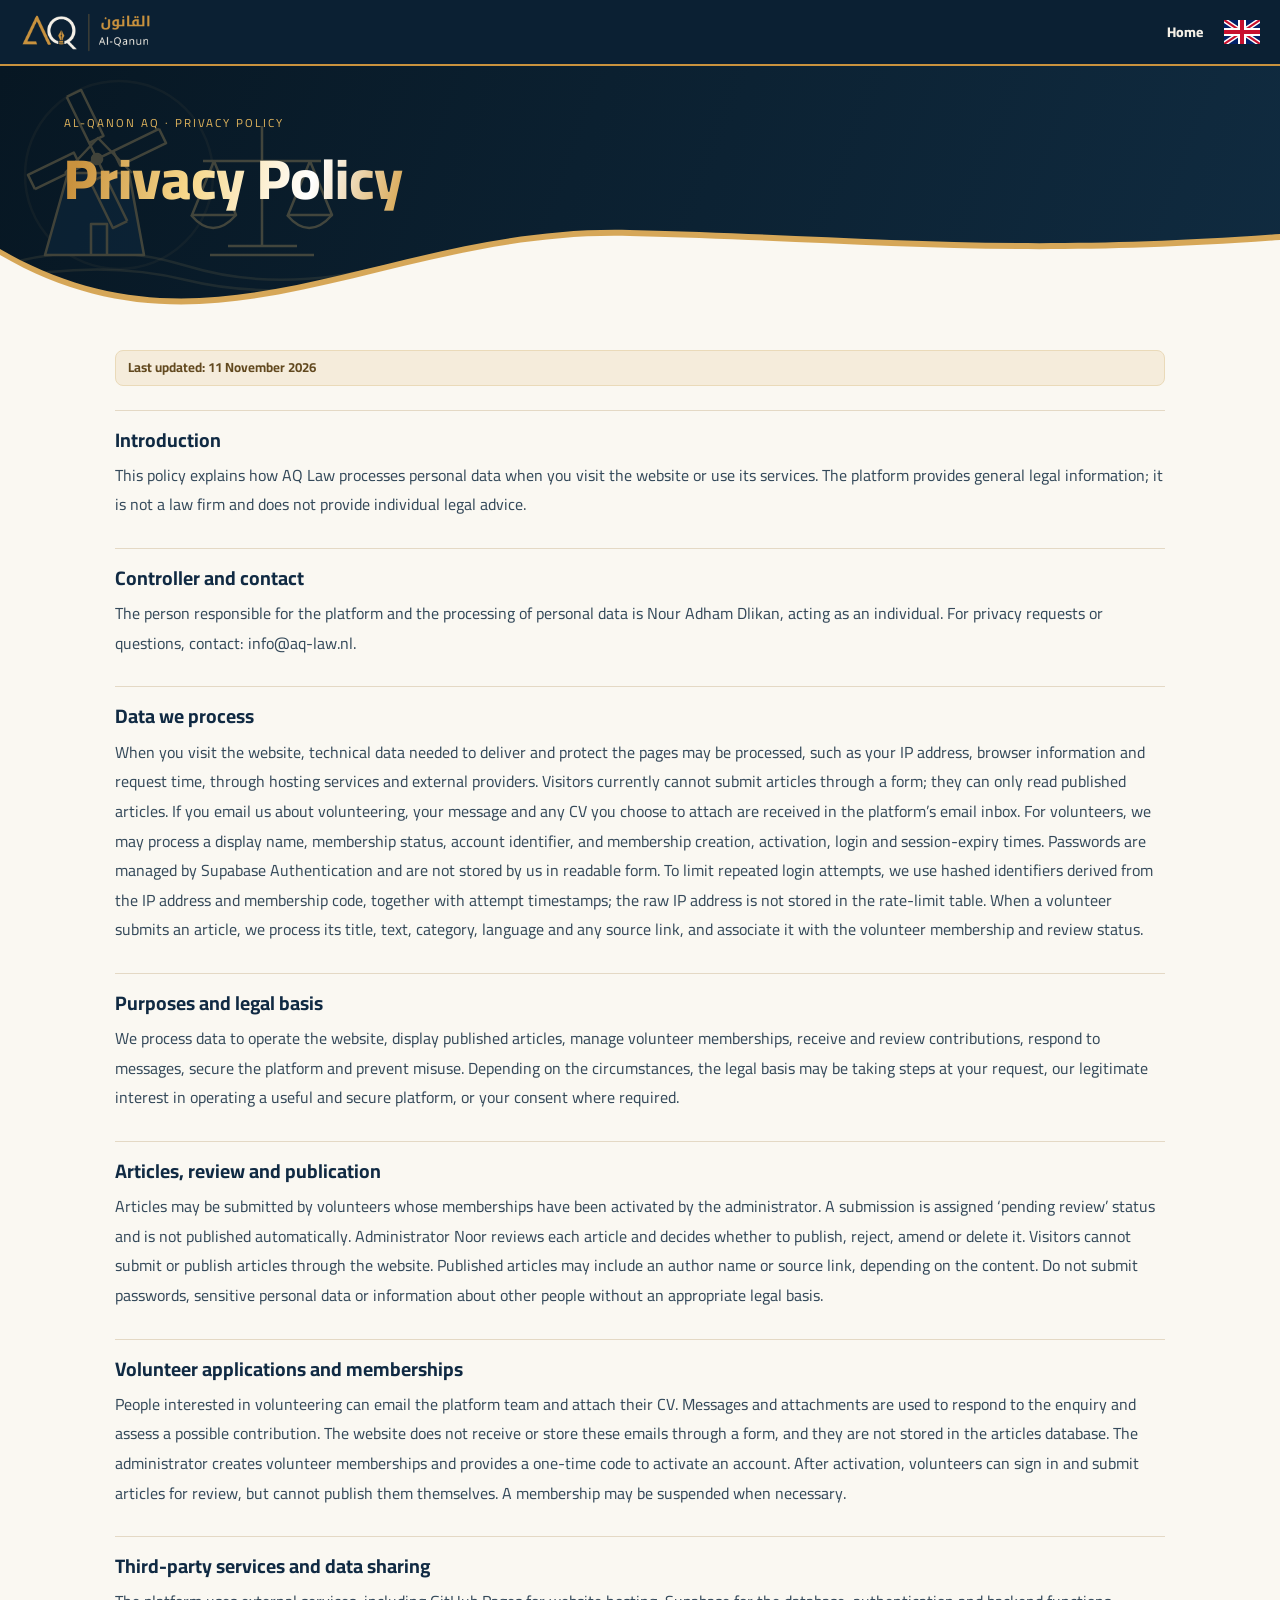
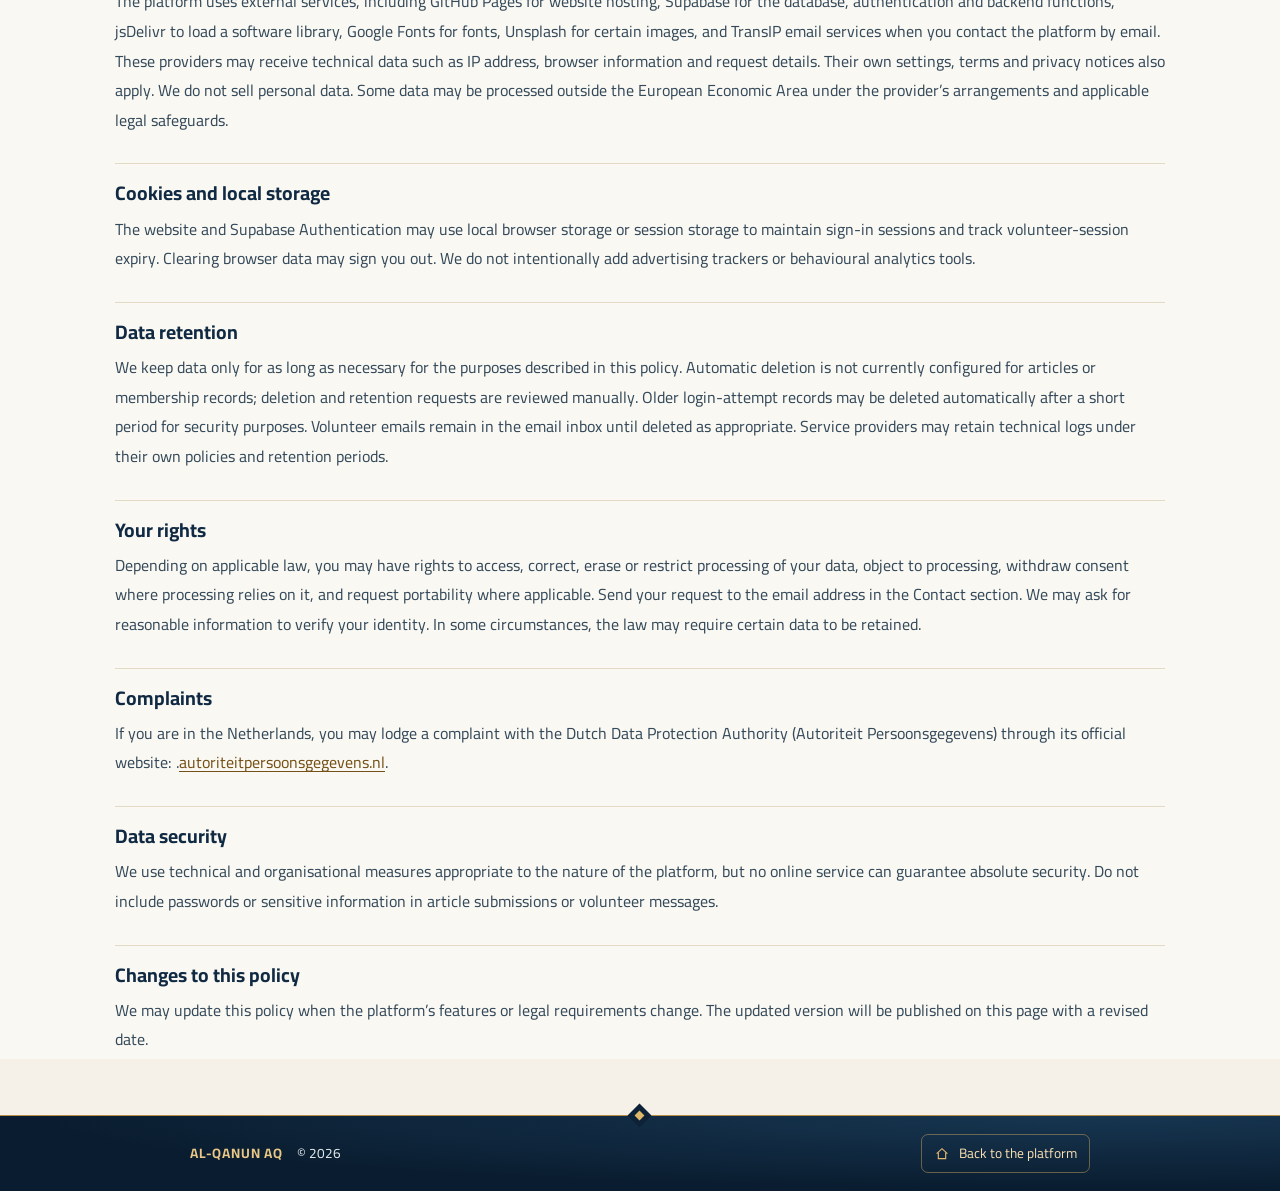
<file: privacy-policy.html>
<!doctype html>
<html lang="ar" dir="rtl">
<head>
<meta charset="utf-8">
<meta name="viewport" content="width=device-width,initial-scale=1">
<meta name="theme-color" content="#102A43">
<meta name="description" content="سياسة الخصوصية لمنصة القانون AQ باللغات العربية والهولندية والإنجليزية والتركية.">
<title>سياسة الخصوصية | منصة القانون AQ</title>
<link rel="canonical" href="https://aq-law.nl/privacy-policy.html">
<meta property="og:type" content="website">
<meta property="og:title" content="سياسة الخصوصية | منصة القانون AQ">
<meta property="og:description" content="سياسة الخصوصية لمنصة القانون AQ باللغات العربية والهولندية والإنجليزية والتركية.">
<meta property="og:url" content="https://aq-law.nl/privacy-policy.html">
<style>
:root{--ink:#102a43;--gold:#b28136;--paper:#fffdf8;--line:#e4d9c5}
*{box-sizing:border-box}
body{margin:0;background:#f5f1e9;color:var(--ink);font:16px/1.85 Cairo,Arial,sans-serif}
header{background:#0b2033;color:#fffaf0;border-bottom:2px solid #d1a153;display:flex;align-items:center;justify-content:space-between;gap:14px;padding:9px max(5%,calc((100% - 1080px)/2))}
.brand-wrap{direction:ltr;display:inline-flex;align-items:center;gap:10px;text-decoration:none}.brand-wordmark{direction:rtl;display:flex;flex-direction:column;gap:3px;padding-inline-start:10px;border-inline-start:1px solid #c9923e;line-height:1;white-space:nowrap}.brand-wordmark strong{text-align:right;color:#d4a64e;font-size:1rem;font-weight:750}.brand-wordmark span{direction:ltr;text-align:left;color:#fffaf0;font-size:.68rem;letter-spacing:.08em}
.brand-logo{display:block;width:48px;height:46px;flex:none;object-fit:contain}
.language-control{display:flex;align-items:center;gap:.55rem;font-size:.86rem}
.lang{background:#132e47;color:#fffaf0;border:1px solid #d1a153a0;border-radius:8px;padding:8px;font:inherit}
main{width:min(900px,calc(100% - 32px));margin:clamp(18px,5vw,46px) auto}
.panel{--pad:clamp(17px,5vw,48px);background:var(--paper);border:1px solid var(--line);border-radius:16px;box-shadow:0 14px 36px #102a4312;overflow:hidden;padding:0 var(--pad) var(--pad)}
h1{margin:0 calc(-1 * var(--pad)) 22px;padding:clamp(22px,5vw,42px) var(--pad);background:radial-gradient(ellipse at 15% 30%,#1d4260,#0b2033 78%);border-bottom:1px solid #d1a153;color:#f7deb0;font-size:clamp(1.8rem,4vw,2.7rem);line-height:1.3}
.notice{display:table;background:#f5ecdb;color:#62491f;border:1px solid #eadab9;border-radius:8px;padding:5px 12px;font-size:.83rem;font-weight:700;margin:0 0 22px}
h2{margin:24px 0 6px;padding-block-start:15px;border-top:1px solid var(--line);color:#102a43;font-size:clamp(1.05rem,2.4vw,1.22rem);line-height:1.5}
p{margin:0;overflow-wrap:anywhere;color:#34495a}
a{color:#755017;text-underline-offset:3px}
footer{padding:17px;text-align:center;background:#0b2033;color:#e5ebee;border-top:1px solid #b78d47;font-size:.85rem}
footer a{color:#f7deb0}
:focus-visible{outline:2px solid #b28136;outline-offset:3px}
@media(max-width:440px){header{padding-inline:14px}.language-control label{font-size:.75rem}main{width:calc(100% - 22px)}}

footer{position:relative;text-align:start;padding:0;background:radial-gradient(ellipse at 85% 0,#173651,#0a1d30 68%);border-top:1px solid #b78d47}
footer::before{content:"";position:absolute;inset-block-start:-4px;inset-inline-start:calc(50% - 4px);width:7px;height:7px;background:#deb66a;transform:rotate(45deg);box-shadow:0 0 0 5px #0d2237}
.policy-footer-inner{width:min(900px,calc(100% - 36px));margin:auto;display:flex;align-items:center;justify-content:space-between;gap:16px;padding-block:18px}
.policy-footer-brand{display:flex;flex-wrap:wrap;align-items:center;gap:8px 14px;color:#e5ebee}
.policy-footer-brand strong{color:#e9c786;letter-spacing:.06em}
.policy-footer-home{display:inline-flex;align-items:center;gap:9px;border:1px solid #d6ad6373;border-radius:7px;padding:6px 12px;text-decoration:none}
.policy-footer-home:hover{text-decoration:underline}
.policy-footer-home svg{width:16px;height:16px;flex:none;color:#e2b86d}
html[dir="rtl"] .policy-footer-home svg{transform:scaleX(-1)}
@media(max-width:440px){.policy-footer-inner{align-items:flex-start;flex-direction:column;gap:10px}}

.policy-header-actions{display:flex;align-items:center;gap:clamp(10px,2vw,18px)}
.policy-home-button{display:inline-flex;align-items:center;justify-content:center;min-height:42px;padding:8px 15px;border:1px solid #d1a153;border-radius:9px;background:#15344e;color:#fffaf0;text-decoration:none;font-size:.95rem;font-weight:750;white-space:nowrap;transition:background .18s ease,transform .18s ease}
.policy-home-button:hover{background:#1c4565;transform:translateY(-1px)}
.policy-home-button:focus-visible{outline:3px solid #e2b86d;outline-offset:3px}
@media(max-width:600px){.language-control>label{display:none!important}header{gap:7px;padding:10px 14px}.brand-logo{width:42px;height:42px}.policy-header-actions{gap:8px}.policy-home-button{min-height:38px;padding:7px 10px;font-size:.88rem}.language-control{gap:5px;font-size:.82rem}.lang{max-width:126px;padding:7px 5px}}
@media(max-width:365px){header{padding-inline:10px}.brand-logo{width:36px;height:36px}.brand-wrap{gap:6px}.brand-wordmark{padding-inline-start:6px}.brand-wordmark strong{font-size:.84rem}.brand-wordmark span{font-size:.58rem}.policy-header-actions{gap:5px}.policy-home-button{padding-inline:8px;font-size:.82rem}.language-control label{display:none}.lang{max-width:120px}}

/* Branded language picker for consistent desktop and Android behavior */
header{position:relative;z-index:30}
.language-control{position:relative}
.aq-legal-native-select{position:absolute!important;width:1px!important;height:1px!important;padding:0!important;margin:-1px!important;overflow:hidden!important;clip:rect(0,0,0,0)!important;white-space:nowrap!important;border:0!important;opacity:0!important;pointer-events:none!important}
.aq-legal-language-trigger{display:inline-flex;align-items:center;justify-content:space-between;gap:9px;min-height:42px;max-width:min(220px,52vw);padding:8px 11px;border:1px solid #d1a153;border-radius:9px;background:#15344e;color:#fffaf0;font:inherit;font-size:.95rem;font-weight:700;white-space:nowrap;cursor:pointer}
.aq-legal-language-trigger:focus-visible,.aq-legal-language-option:focus-visible{outline:3px solid #e2b86d;outline-offset:3px}
.aq-legal-language-chevron{width:12px;height:12px;flex:none;font-size:18px;line-height:1;transform:none}
.aq-legal-language-menu{direction:ltr;left:0;right:auto;inset-inline-start:0;inset-inline-end:auto;position:absolute;top:calc(100% + 8px);inset-inline-start:auto;inset-inline-end:0;z-index:1000;width:max-content;min-width:190px;max-width:calc(100vw - 28px);padding:7px;border:1px solid #d1a153;border-radius:13px;background:#102a43;box-shadow:0 12px 30px #102a4340}
.aq-legal-language-menu[hidden]{display:none!important}
.aq-legal-language-menu{direction:ltr;left:0;right:auto;inset-inline-start:0;inset-inline-end:auto;direction:ltr}
.aq-legal-option-flag{display:inline-flex;align-items:center;justify-content:center;width:24px;flex:none}
.aq-legal-option-label{unicode-bidi:plaintext;text-align:left}
.aq-legal-language-option{display:flex;flex-direction:row;direction:ltr;align-items:center;justify-content:flex-start;gap:10px;width:100%;min-height:42px;padding:8px 10px;border:0;border-radius:8px;background:transparent;color:#fffaf0;text-align:start;font:inherit;font-size:.95rem;cursor:pointer}
.aq-legal-language-option:hover,.aq-legal-language-option[aria-selected="true"]{background:#244761;color:#f7deb0}
@media(max-width:600px){.aq-legal-language-trigger{min-height:38px;padding:7px 9px;font-size:.88rem}.aq-legal-language-option{min-height:44px;font-size:1rem}.aq-legal-language-menu{direction:ltr;left:0;right:auto;inset-inline-start:0;inset-inline-end:auto;min-width:205px}}

/* Compact, calm legal-page header on phones */
@media(max-width:600px){
 header{flex-wrap:nowrap!important;min-height:78px;padding:7px 12px!important;gap:8px!important}
 .terms-brand{flex:0 1 172px;min-width:0}.terms-brand img{width:172px;height:52px;max-width:100%;object-fit:contain}
 .terms-header-actions{flex:0 0 auto;gap:7px!important}
 .terms-language-control{gap:0!important}
 .terms-language-control>label,.language-control>label{position:absolute!important;width:1px;height:1px;padding:0;margin:-1px;overflow:hidden;clip:rect(0,0,0,0);white-space:nowrap;border:0}
 .terms-home-button,.policy-home-button{min-height:38px;padding:6px 10px;font-size:.88rem;border-radius:8px;background:#15344e;color:#fffaf0;border-color:#c9923e}
 .aq-legal-language-trigger{min-height:38px;padding:6px 9px;font-size:.88rem;border-radius:8px}
 .aq-legal-language-menu{direction:ltr;left:0;right:auto;inset-inline-start:0;inset-inline-end:auto;min-width:190px}
}
@media(max-width:365px){
 header{padding-inline:9px!important;gap:6px!important}
 .terms-brand{flex-basis:136px}.terms-brand img{width:136px;height:41px}
 .terms-header-actions{gap:5px!important}.terms-home-button,.policy-home-button{padding-inline:8px;font-size:.82rem}
 .aq-legal-language-trigger{max-width:124px;padding-inline:7px}
}
</style>
<link rel="preconnect" href="https://fonts.googleapis.com">
<link rel="preconnect" href="https://fonts.gstatic.com" crossorigin>
<link href="https://fonts.googleapis.com/css2?family=Cairo:wght@400;600;700;800&display=swap" rel="stylesheet">
<style id="aq-legal-pill-buttons">
/* Refined pill controls for the legal pages */
.terms-home-button,.policy-home-button,.aq-legal-language-trigger{border:1px solid #dfbd70!important;border-radius:999px!important;background:linear-gradient(135deg,#ead18e 0%,#d2a652 100%)!important;color:#102a43!important;box-shadow:0 3px 10px #06162426;transition:transform .18s ease,box-shadow .18s ease,filter .18s ease}
.terms-home-button:hover,.policy-home-button:hover,.aq-legal-language-trigger:hover{background:linear-gradient(135deg,#f0dca6 0%,#d8ae61 100%)!important;transform:translateY(-1px);box-shadow:0 5px 13px #06162435}
.aq-legal-language-trigger{border-color:#dfbd70!important}
.aq-legal-language-menu{border-radius:18px!important}
.aq-legal-language-option{border-radius:12px!important}
@media(max-width:600px){.terms-home-button,.policy-home-button{min-height:38px;padding:6px 13px!important}.aq-legal-language-trigger{min-height:38px;padding:6px 12px!important}}
@media(max-width:365px){.terms-home-button,.policy-home-button{padding-inline:10px!important}.aq-legal-language-trigger{padding-inline:9px!important}}
</style><style id="aq-policy-title-gradient">.policy-title-gradient{display:inline-block;background:linear-gradient(105deg,#c9923e 5%,#f7d88c 38%,#fff 72%,#d6a44e 100%);-webkit-background-clip:text;background-clip:text;color:transparent;-webkit-text-fill-color:transparent}
</style>
<style id="aq-privacy-shared-legal-header">
.brand-wrap{direction:ltr!important;display:block!important;flex:0 0 auto!important;width:176px!important;max-width:100%!important;line-height:0!important}
.brand-logo{display:block!important;width:100%!important;height:auto!important;max-width:100%!important;object-fit:contain!important}
@media(max-width:600px){.brand-wrap{width:clamp(108px,34vw,145px)!important}.brand-logo{width:100%!important;height:auto!important}}
@media(max-width:365px){.brand-wrap{width:104px!important}}
.aq-legal-language-menu{position:absolute!important;top:calc(100% + 8px)!important;left:0!important;right:auto!important;inset-inline-start:0!important;inset-inline-end:auto!important;width:max-content!important;min-width:205px!important;max-width:calc(100vw - 28px)!important;max-height:min(65vh,380px)!important;overflow-y:auto!important;box-sizing:border-box!important;z-index:1000!important}
</style>
<style id="aq-legal-desktop-home-button">@media(max-width:600px){.legal-desktop-home{display:none!important}}</style>
<style id="aq-legal-controls-match-main-nav-v2">
/* Legal page controls use the same quiet navigation treatment as the main site. */
/* Keep the language control as a flag only, matching General Conditions and the home page. */
.language-control>label,.terms-language-control>label,.terms-language-control>span{
 position:absolute!important;width:1px!important;height:1px!important;padding:0!important;margin:-1px!important;
 overflow:hidden!important;clip:rect(0,0,0,0)!important;white-space:nowrap!important;border:0!important;
}
@media (min-width:851px){
 .terms-home-button,.policy-home-button{
  min-height:42px!important;padding:4px 3px!important;border:0!important;border-radius:0!important;
  background:transparent!important;box-shadow:none!important;color:#f5f0e7!important;
  font-family:Cairo,sans-serif!important;font-size:clamp(14px,1.1vw,16px)!important;
  font-weight:800!important;text-decoration:none!important;transform:none!important;
 }
 .terms-home-button:hover,.policy-home-button:hover,.terms-home-button:focus-visible,.policy-home-button:focus-visible{
  background:transparent!important;color:#e5b45e!important;text-decoration:none!important;box-shadow:none!important;
 }
 .aq-legal-language-trigger{
  width:46px!important;min-width:46px!important;max-width:46px!important;height:42px!important;min-height:42px!important;
  padding:3px!important;gap:0!important;border:0!important;border-radius:0!important;background:transparent!important;
  box-shadow:none!important;color:#f5f0e7!important;justify-content:center!important;transform:none!important;
 }
 .aq-legal-language-trigger:hover,.aq-legal-language-trigger:focus-visible{background:transparent!important;filter:brightness(1.15)!important;box-shadow:none!important}
 .aq-legal-current-name,.aq-legal-language-chevron{display:none!important}
 .aq-legal-language-value{display:flex!important;align-items:center!important;justify-content:center!important}
 .aq-legal-current-flag svg{display:block!important;width:36px!important;height:24px!important}
 .aq-legal-language-menu{min-width:190px!important;padding:8px!important;border:1px solid #d7a34e!important;border-radius:14px!important;background:#0c263b!important;box-shadow:0 12px 24px #0005!important}
 .aq-legal-language-option{min-height:42px!important;border-radius:8px!important}
}
.aq-legal-option-flag svg{display:block;width:28px;height:19px}
.aq-legal-current-flag svg{display:block;width:34px;height:23px}
@media(max-width:850px){.aq-legal-current-flag svg{width:34px;height:23px}}
</style>
<style id="aq-policy-banner-unified">
/* Match the full-width legal banner and header rhythm on General Conditions. */
header{min-height:78px;padding:15px max(4%,calc((100% - 1120px)/2))!important;background:#0b2033!important;border-bottom:2px solid #d6aa5b!important;}
.policy-home-button{font-family:Cairo,Arial,sans-serif!important;font-size:16px!important;line-height:1.5!important;font-weight:800!important;}
main{width:100%!important;max-width:none!important;margin:0 auto 56px!important;}
.panel{--pad:0;background:#faf8f2!important;border:0!important;border-radius:0!important;box-shadow:none!important;overflow:visible!important;padding:0!important;}
.aq-policy-hero{position:relative;display:flex;min-height:330px;width:100%;background:linear-gradient(110deg,#071723,#102b40);color:#fff;isolation:isolate;overflow:hidden;}
.aq-policy-hero-copy{width:100%;display:flex;flex-direction:column;align-items:flex-start;justify-content:center;padding:55px clamp(24px,5vw,90px) 100px;z-index:1;}
.aq-policy-eyebrow{color:#dfb35d;font-size:.72rem;letter-spacing:2px;direction:ltr;}
.aq-policy-hero h1{margin:18px 0 20px;padding:0;background:none;border:0;font-size:clamp(2.6rem,5vw,4.7rem);font-weight:800;line-height:1.35;}
.aq-policy-scene{position:absolute;bottom:24px;left:0;width:min(55%,390px);height:auto;opacity:.26;z-index:0;pointer-events:none;}
.aq-policy-wave{position:absolute;bottom:-1px;left:0;width:100%;height:100px;z-index:2;pointer-events:none;}
#policy>.notice,#policy>h2,#policy>p{width:min(1050px,calc(100% - 48px));margin-inline:auto;}
#policy>.notice{margin-top:34px;margin-bottom:22px;}
#policy>h2{margin-top:24px;margin-bottom:6px;padding-block-start:15px;border-top:1px solid var(--line);}
#policy>p{padding-bottom:4px;}
@media(max-width:600px){
 header{min-height:78px;padding:7px 12px!important;gap:8px!important;}
 .aq-policy-hero{min-height:290px;}
 .aq-policy-hero-copy{padding:38px 22px 105px;}
 .aq-policy-hero h1{font-size:2.6rem;}
 .aq-policy-scene{width:65%;}
 #policy>.notice,#policy>h2,#policy>p{width:calc(100% - 44px);}
}
@media(max-width:365px){header{padding-inline:9px!important;gap:6px!important;}}
</style>


<style id="aq-legal-header-unified-measurements">
/* Use the same compact logo, band and control dimensions as the main site header. */
header{box-sizing:border-box!important;display:flex!important;align-items:center!important;flex-wrap:nowrap!important;height:66px!important;min-height:66px!important;padding:0 18px!important;background:#0b2033!important;border-bottom:2px solid #c9923e!important;}
.brand-wrap,.terms-brand{display:block!important;flex:0 0 165px!important;width:165px!important;max-width:165px!important;line-height:0!important;}
.brand-logo,.terms-brand img{display:block!important;width:auto!important;height:49px!important;max-width:165px!important;object-fit:contain!important;}
.policy-header-actions,.terms-header-actions{display:flex!important;align-items:center!important;gap:9px!important;}
.policy-home-button,.terms-home-button{display:inline-flex!important;align-items:center!important;justify-content:center!important;box-sizing:border-box!important;min-width:40px!important;min-height:40px!important;padding:6px 10px!important;border:0!important;border-radius:0!important;background:transparent!important;box-shadow:none!important;color:#f5f0e7!important;font-family:Cairo,sans-serif!important;font-size:14px!important;line-height:1.5!important;font-weight:800!important;text-decoration:none!important;white-space:nowrap!important;}
.aq-legal-language-trigger{box-sizing:border-box!important;width:40px!important;min-width:40px!important;max-width:40px!important;height:40px!important;min-height:40px!important;padding:0!important;border:0!important;border-radius:0!important;background:transparent!important;box-shadow:none!important;}
.aq-legal-current-flag svg{width:36px!important;height:24px!important;}
@media(max-width:850px){
 header{height:52px!important;min-height:52px!important;padding:5px 10px!important;}
 .brand-wrap,.terms-brand{flex-basis:130px!important;width:130px!important;max-width:130px!important;}
 .brand-logo,.terms-brand img{height:40px!important;max-width:130px!important;}
 .policy-home-button,.terms-home-button{font-size:14px!important;}
 .aq-legal-language-trigger{width:40px!important;min-width:40px!important;max-width:40px!important;height:40px!important;min-height:40px!important;}
}
@media(max-width:600px){header{height:52px!important;min-height:52px!important;padding:5px 10px!important;}}
@media(max-width:365px){.brand-wrap,.terms-brand{flex-basis:110px!important;width:110px!important;max-width:110px!important;}}
</style>
</head>
<body>
<header>
<a class="brand-wrap" href="/?lang=ar" aria-label="Al-Qanun AQ"><img class="brand-logo" src="[data-uri]" alt="Al-Qanun AQ"></a>
<div class="policy-header-actions"><a class="policy-home-button legal-desktop-home" id="desktopHomeButton" href="/?lang=ar#home">الرئيسية</a><div class="language-control"><label for="language" id="languageLabel">اللغة</label><select class="lang" id="language" aria-label="Language"><option value="ar">🇱🇧 العربية</option><option value="nl">Nederlands</option><option value="en">English</option><option value="tr">Türkçe</option></select></div></div>
</header>
<button class="aq-legal-burger" id="aqLegalBurger" type="button" aria-label="Open site menu" aria-expanded="false" aria-controls="aqLegalNav"><span></span><span></span><span></span></button>
<nav class="aq-legal-nav" id="aqLegalNav" hidden aria-label="Site menu">
  <a id="homeTop" data-menu-key="home" href="/?lang=ar#home">الرئيسية</a>
  <a data-menu-key="articles" href="/?lang=ar#articles">المقالات</a>
  <a data-menu-key="volunteer" href="/?lang=ar#volunteer">تطوع معنا</a>
  <a data-menu-key="conditions" href="/general-conditions.html?lang=ar">الشروط العامة</a>
  <a data-menu-key="privacy" href="/privacy-policy.html?lang=ar">سياسة الخصوصية</a>
</nav>
<style id="aq-legal-mobile-controls">
.aq-legal-burger{display:none}
@media(max-width:850px){
 .aq-legal-burger{position:fixed;top:calc(var(--aq-mobile-header-bottom, 92px) + 12px);right:calc(env(safe-area-inset-right,0px) + 12px);z-index:1200;width:58px;height:52px;padding:9px 10px;display:flex;flex-direction:column;justify-content:space-between;align-items:flex-end;border:0;background:transparent;cursor:pointer}
 .aq-legal-burger span{display:block;width:35px;height:3px;border-radius:3px;background:#e5bd73;box-shadow:0 1px 4px #07172366;transition:transform .18s,opacity .18s}
 .aq-legal-burger[aria-expanded="true"] span:first-child{transform:translateY(15px) rotate(45deg)}.aq-legal-burger[aria-expanded="true"] span:nth-child(2){opacity:0}.aq-legal-burger[aria-expanded="true"] span:last-child{transform:translateY(-15px) rotate(-45deg)}
 .aq-legal-nav{position:fixed;top:calc(var(--aq-mobile-header-bottom, 92px) + 70px);right:calc(env(safe-area-inset-right,0px) + 14px);z-index:1199;width:min(270px,calc(100vw - 28px));padding:9px;border:1px solid #d1a153;border-radius:12px;background:#102a43;box-shadow:0 12px 30px #102a4355}
 .aq-legal-nav[hidden]{display:none!important}.aq-legal-nav a{display:block;padding:11px 13px;border-radius:8px;color:#fffaf0;text-decoration:none;font-weight:700;font-size:.95rem}.aq-legal-nav a:hover,.aq-legal-nav a:focus-visible{background:#244761;color:#f7deb0}
 .aq-legal-language-value{display:flex;align-items:center;justify-content:center}.aq-legal-current-name,.aq-legal-language-chevron{display:none!important}
 .aq-legal-language-trigger{width:48px!important;min-width:48px!important;max-width:48px!important;height:42px;border:0!important;border-radius:0!important;background:transparent!important;box-shadow:none!important;justify-content:center!important;padding:0!important;font-size:1.45rem!important}
}
</style>
<script id="aq-legal-mobile-controls-script">(()=>{
 const header=document.querySelector('header'),button=document.getElementById('aqLegalBurger'),nav=document.getElementById('aqLegalNav');if(!header||!button||!nav)return;
 const labels={ar:['الرئيسية','المقالات','تطوع معنا','الشروط العامة','سياسة الخصوصية','قائمة الموقع'],nl:['Home','Artikelen','Vrijwilligerswerk','Algemene voorwaarden','Privacybeleid','Sitemenu'],en:['Home','Articles','Volunteer','General Conditions','Privacy Policy','Site menu'],tr:['Ana sayfa','Makaleler','Gönüllü ol','Genel Koşullar','Gizlilik Politikası','Site menüsü']};
 const links=[...nav.querySelectorAll('[data-menu-key]')];function update(){const lang=document.documentElement.lang||'ar',words=labels[lang]||labels.ar;links.forEach((link,i)=>{link.textContent=words[i];const key=link.dataset.menuKey;link.href=key==='conditions'?'/general-conditions.html?lang='+lang:key==='privacy'?'/privacy-policy.html?lang='+lang:'/?lang='+lang+'#'+(key==='home'?'home':key)});button.setAttribute('aria-label',words[5])}
 function sync(){document.documentElement.style.setProperty('--aq-mobile-header-bottom',Math.max(0,Math.round(header.getBoundingClientRect().bottom))+'px')};function close(){nav.hidden=true;button.setAttribute('aria-expanded','false')}
 button.addEventListener('click',()=>{nav.hidden=!nav.hidden;button.setAttribute('aria-expanded',String(!nav.hidden));update()});document.addEventListener('click',e=>{if(!nav.contains(e.target)&&!button.contains(e.target))close()});document.addEventListener('keydown',e=>{if(e.key==='Escape')close()});nav.addEventListener('click',e=>{if(e.target.closest('a'))close()});new MutationObserver(update).observe(document.documentElement,{attributes:true,attributeFilter:['lang']});window.addEventListener('resize',sync,{passive:true});window.addEventListener('scroll',sync,{passive:true});if('ResizeObserver'in window)new ResizeObserver(sync).observe(header);sync();update();
})();</script>
<main><article class="panel" id="policy" aria-live="polite"></article></main>
<footer><div class="policy-footer-inner"><div class="policy-footer-brand"><strong lang="en" dir="ltr">AL-QANUN AQ</strong><span dir="ltr">© 2026</span></div><a class="policy-footer-home" href="https://aq-law.nl/"><svg viewBox="0 0 24 24" fill="none" stroke="currentColor" stroke-width="1.7" aria-hidden="true"><path d="M4 11.5 12 4l8 7.5M6.5 10v9h11v-9"/></svg><span id="back">العودة إلى المنصة</span></a></div></footer>
<script src="/privacy-policy.js?v=20261126-banner1"></script>
<script id="aq-legal-language-picker">(()=>{const select=document.getElementById("language")||document.getElementById("lang");if(!select)return;const control=select.closest(".language-control,.terms-language-control");if(!control)return;const names={ar:"العربية",nl:"Nederlands",en:"English",tr:"Türkçe"},flags={ar:'<svg aria-hidden="true" viewBox="0 0 36 24" xmlns="http://www.w3.org/2000/svg"><rect width="36" height="24" fill="#ED1C24"/><rect y="6" width="36" height="12" fill="#fff"/><path fill="#007A3D" d="M18 7.2 16.2 9.2h1.3l-2.5 2h1.7l-2.7 2h2.3l-1.8 1.8h2.9v3h1.6v-3h2.9l-1.8-1.8h2.3l-2.7-2h1.7l-2.5-2h1.3z"/></svg>',nl:'<svg aria-hidden="true" viewBox="0 0 36 24" xmlns="http://www.w3.org/2000/svg"><rect width="36" height="8" fill="#AE1C28"/><rect y="8" width="36" height="8" fill="#fff"/><rect y="16" width="36" height="8" fill="#21468B"/></svg>',en:'<svg aria-hidden="true" viewBox="0 0 36 24" xmlns="http://www.w3.org/2000/svg"><rect width="36" height="24" fill="#012169"/><path d="M0 0 36 24M36 0 0 24" stroke="#fff" stroke-width="5"/><path d="M0 0 36 24M36 0 0 24" stroke="#C8102E" stroke-width="2.2"/><path d="M18 0v24M0 12h36" stroke="#fff" stroke-width="8"/><path d="M18 0v24M0 12h36" stroke="#C8102E" stroke-width="4"/></svg>',tr:'<svg aria-hidden="true" viewBox="0 0 36 24" xmlns="http://www.w3.org/2000/svg"><rect width="36" height="24" fill="#E30A17"/><circle cx="14" cy="12" r="6" fill="#fff"/><circle cx="16" cy="12" r="4.8" fill="#E30A17"/><path d="m23 7.3 1.15 3.4h3.55l-2.87 2.1 1.1 3.4L23 14.1l-2.88 2.1 1.1-3.4-2.87-2.1H21.9z" fill="#fff"/></svg>'};const button=document.createElement("button"),menu=document.createElement("div");button.type="button";button.className="aq-legal-language-trigger";button.setAttribute("aria-haspopup","listbox");button.setAttribute("aria-expanded","false");button.setAttribute("aria-label",select.getAttribute("aria-label")||"Language");const value=document.createElement("span"),flagDisplay=document.createElement("span"),nameDisplay=document.createElement("span"),chevron=document.createElement("span");value.className="aq-legal-language-value";flagDisplay.className="aq-legal-current-flag";flagDisplay.setAttribute("aria-hidden","true");nameDisplay.className="aq-legal-current-name";chevron.className="aq-legal-language-chevron";chevron.textContent="⌄";chevron.setAttribute("aria-hidden","true");value.append(flagDisplay,nameDisplay);button.append(value,chevron);menu.className="aq-legal-language-menu";menu.hidden=true;menu.id="aqLegalLanguageMenu";menu.setAttribute("role","listbox");button.setAttribute("aria-controls",menu.id);for(const option of select.options){const item=document.createElement("button");item.type="button";item.className="aq-legal-language-option";item.setAttribute("role","option");item.dataset.language=option.value;const flag=document.createElement("span"),label=document.createElement("span");flag.className="aq-legal-option-flag";flag.setAttribute("aria-hidden","true");flag.innerHTML=flags[option.value]||"";label.className="aq-legal-option-label";label.textContent=names[option.value]||option.textContent.trim();item.append(flag,label);item.addEventListener("click",()=>{select.value=option.value;select.dispatchEvent(new Event("change",{bubbles:true}));close();button.focus()});menu.append(item)}function sync(){const lang=select.value in names?select.value:"ar";flagDisplay.innerHTML=flags[lang]||"";nameDisplay.textContent=names[lang];button.setAttribute("aria-label",lang==="ar"?"اللغة":lang==="nl"?"Taal":lang==="tr"?"Dil":"Language");menu.querySelectorAll("[role=option]").forEach(item=>item.setAttribute("aria-selected",String(item.dataset.language===lang)))}function close(){menu.hidden=true;button.setAttribute("aria-expanded","false")}button.addEventListener("click",()=>{menu.hidden=!menu.hidden;button.setAttribute("aria-expanded",String(!menu.hidden))});document.addEventListener("click",event=>{if(!control.contains(event.target))close()});document.addEventListener("keydown",event=>{if(event.key==="Escape"&&!menu.hidden){close();button.focus()}});select.addEventListener("change",sync);select.classList.add("aq-legal-native-select");select.tabIndex=-1;select.setAttribute("aria-hidden","true");select.insertAdjacentElement("beforebegin",button);control.append(menu);sync()})();</script>

<style id="aq-scoped-policy-banner-height-adjustment">
.aq-policy-hero{min-height:250px!important}
.aq-policy-hero-copy{padding:36px clamp(24px,5vw,90px) 78px!important}
.aq-policy-hero h1{font-size:clamp(2.25rem,4.4vw,3.75rem)!important;line-height:1.25!important;margin:10px 0 12px!important}
@media(max-width:600px){.aq-policy-hero{min-height:0!important}.aq-policy-hero-copy{padding:28px 20px 76px!important}.aq-policy-hero h1{font-size:clamp(1.9rem,7.6vw,2.55rem)!important;line-height:1.3!important;margin:8px 0 10px!important}}
@media(max-width:380px){.aq-policy-hero-copy{padding-inline:16px!important}}
</style>
</body>
</html>
</file>
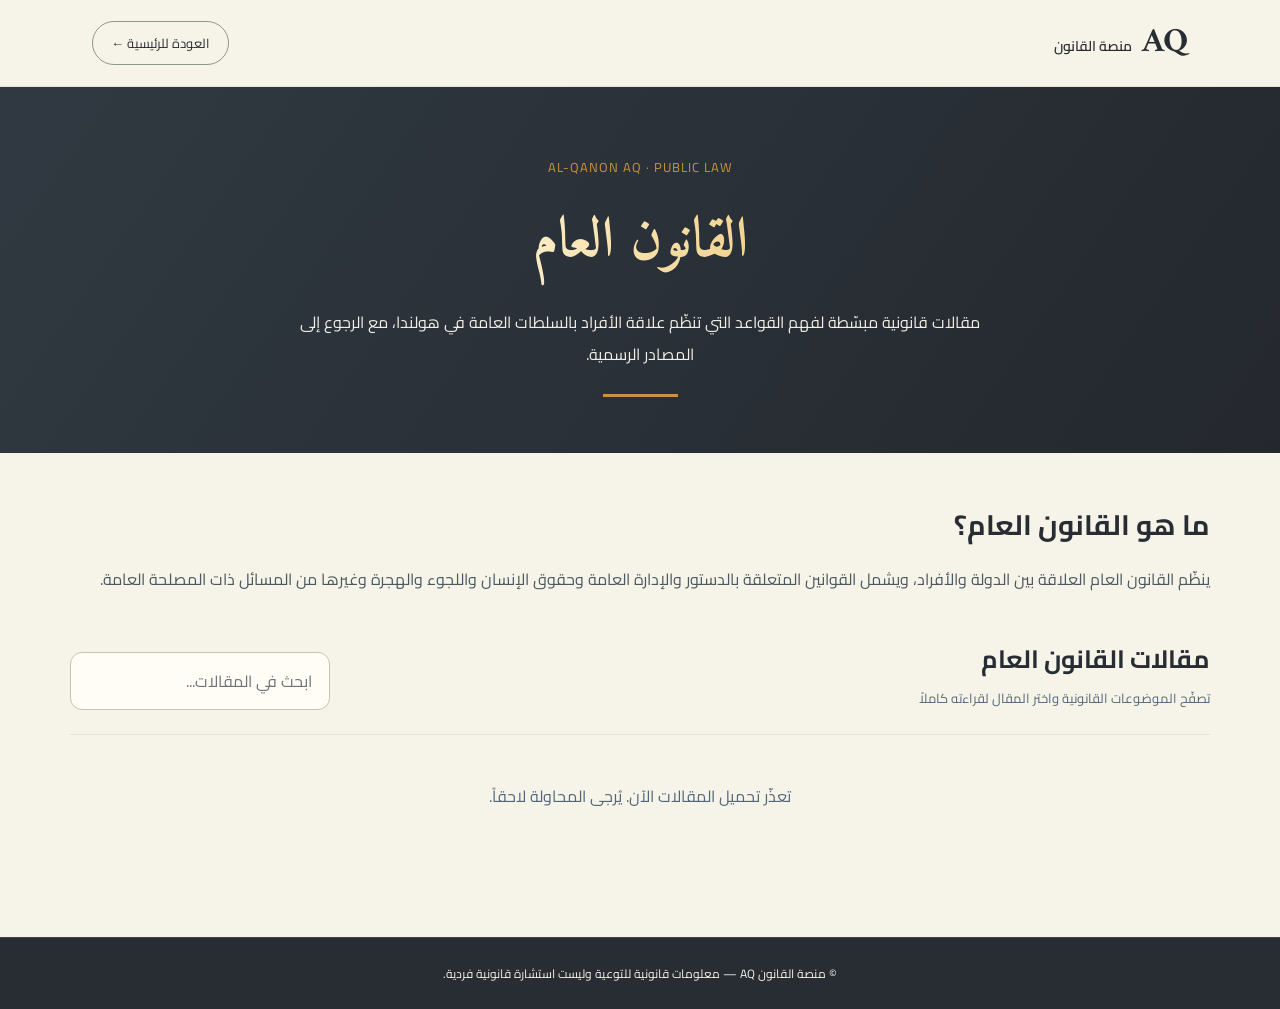
<file: public-law.html>
<!doctype html>
<html lang="ar" dir="rtl"><head><meta charset="utf-8"><meta name="viewport" content="width=device-width,initial-scale=1"><title>القانون العام | منصة القانون AQ</title><link href="https://fonts.googleapis.com/css2?family=Cairo:wght@400;600;700;800&family=Amiri:wght@700&display=swap" rel="stylesheet"><style>
:root{--navy:#282d33;--panel:#303940;--gold:#C9923E;--beige:#f6f4e9;--beige-deep:#e8e4d5}*{box-sizing:border-box}body{margin:0;background:var(--beige);color:var(--navy);font-family:Cairo,Arial,sans-serif}header{background:var(--beige);color:var(--navy);border-bottom:1px solid var(--beige-deep)}.wrap{max-width:1140px;margin:auto;padding:0 22px}.nav{display:flex;justify-content:space-between;align-items:center;min-height:86px;gap:20px}.logo{font:700 34px Amiri,serif;color:var(--navy)}a{text-decoration:none;color:inherit}.back{color:var(--navy);border:1px solid #8e968f;border-radius:30px;padding:9px 18px;font-size:13px}.hero{text-align:center;padding:68px 18px 56px;background:linear-gradient(125deg,#303941 0%,#24282e 100%)}.eyebrow{color:var(--gold);font-size:13px;letter-spacing:1px}.hero h1{font:700 clamp(36px,6vw,56px) Amiri,serif;color:#f5e6b6;background:linear-gradient(100deg,#ffffff 0%,#fff8df 33%,#edc36d 70%,#d9a64d 100%);-webkit-background-clip:text;background-clip:text;-webkit-text-fill-color:transparent;margin:14px 0}.hero p{color:#f1eee5;max-width:700px;margin:0 auto;line-height:2}.line{width:75px;height:3px;background:var(--gold);margin:24px auto 0}.section{padding:46px 0 80px;background:var(--beige)}.heading{display:flex;align-items:end;justify-content:space-between;gap:15px;flex-wrap:wrap;margin-bottom:24px}.heading h2{margin:0;font-size:25px;color:var(--navy)}.heading p{margin:4px 0 0;color:#53677a;font-size:13px}.search{background:#fffdf5;border:1px solid #c7c3b4;border-radius:12px;color:var(--navy);padding:13px 17px;min-width:260px;font:inherit}.search::placeholder{color:#6e7478}.grid{display:flex;flex-direction:column;gap:0;border-top:1px solid var(--beige-deep)}.card{background:transparent;border-bottom:1px solid #d8d2bd;padding:26px 4px;display:block}.visual{height:145px;background:linear-gradient(135deg,#414a50,#252b31);display:flex;align-items:center;justify-content:center;color:#d3ac68;font:700 40px Amiri,serif}.body{padding:0;display:flex;flex-direction:column;align-items:flex-start}.tag{font-size:11px;color:#80571c;border:1px solid #c9923e70;border-radius:30px;padding:4px 10px;align-self:flex-start}.card h3{font-size:23px;line-height:1.7;margin:10px 0;color:var(--navy)}.card p{font-size:15px;line-height:2;color:#53677a;margin:0 0 12px}.read{border:0;padding:8px 0;color:#94651f;font:700 13px Cairo;background:transparent;text-align:right;cursor:pointer}.empty{text-align:center;color:#53677a;padding:30px}dialog{width:min(700px,92vw);max-height:85vh;overflow:auto;border:1px solid var(--gold);border-radius:14px;background:var(--panel);color:white;padding:28px;font-family:Cairo;line-height:2}dialog::backdrop{background:#000b}dialog h2{color:#e4b968}dialog button{background:var(--gold);border:0;border-radius:8px;padding:7px 15px;cursor:pointer}#articleContent{white-space:pre-wrap;overflow-wrap:anywhere}footer{text-align:center;padding:24px;background:var(--navy);border-top:1px solid #ffffff20;color:var(--beige);font-size:12px}@media(max-width:800px){.grid{gap:0}}@media(max-width:560px){.grid{gap:0}.search{width:100%}.hero{padding:48px 20px}.nav{min-height:74px}}
</style></head><body><header><div class="wrap nav"><div class="logo">AQ <span style="font:600 14px Cairo;color:var(--navy)">منصة القانون</span></div><a class="back" href="/">العودة للرئيسية ←</a></div></header><section class="hero"><div class="eyebrow">AL-QANON AQ · PUBLIC LAW</div><h1>القانون العام</h1><p>مقالات قانونية مبسّطة لفهم القواعد التي تنظّم علاقة الأفراد بالسلطات العامة في هولندا، مع الرجوع إلى المصادر الرسمية.</p><div class="line"></div></section><main class="wrap section"><section aria-label="تعريف القانون العام" style="margin-bottom:40px"><h2 style="font-size:28px;margin:0 0 12px;color:var(--navy)">ما هو القانون العام؟</h2><p style="font-size:16px;line-height:2;color:#4c5860;margin:0">ينظّم القانون العام العلاقة بين الدولة والأفراد، ويشمل القوانين المتعلقة بالدستور والإدارة العامة وحقوق الإنسان واللجوء والهجرة وغيرها من المسائل ذات المصلحة العامة.</p></section><div class="heading"><div><h2>مقالات القانون العام</h2><p>تصفّح الموضوعات القانونية واختر المقال لقراءته كاملاً</p></div><input id="search" class="search" placeholder="ابحث في المقالات..." aria-label="البحث في المقالات"></div><div class="grid" id="grid"></div><p class="empty" id="empty">جارٍ تحميل المقالات…</p></main><dialog id="articleDialog"><form method="dialog"><button>إغلاق ×</button></form><h2 id="articleTitle"></h2><div id="articleContent"></div></dialog><footer>© منصة القانون AQ — معلومات قانونية للتوعية وليست استشارة قانونية فردية.</footer>
<script>
const endpoint='https://vmrhohvvdapvebxxiilu.supabase.co/rest/v1/articles';
const key='sb_publishable_00z1UqTfpp_24yZf3-_KKA_l2sa41-3';
const grid=document.getElementById('grid'),empty=document.getElementById('empty'),search=document.getElementById('search');
let articles=[];
function safe(t){return String(t??'').replace(/[&<>"']/g,c=>({'&':'&amp;','<':'&lt;','>':'&gt;','"':'&quot;',"'":'&#39;'}[c]));}
function plain(t){return String(t??'').replace(/<[^>]*>/g,' ').replace(/\s+/g,' ').trim();}
function render(){const q=search.value.trim().toLocaleLowerCase();const items=articles.filter(x=>(x.title+' '+plain(x.content)).toLocaleLowerCase().includes(q));grid.innerHTML=items.map(x=>'<article class="card"><div class="body"><span class="tag">القانون العام</span><h3>'+safe(x.title)+'</h3><p>'+safe(plain(x.content).slice(0,170))+'</p><button class="read" data-id="'+x.id+'" type="button">قراءة المقال ←</button></div></article>').join('');empty.style.display=items.length?'none':'block';empty.textContent=q?'لا توجد نتائج مطابقة للبحث.':'لا توجد مقالات منشورة في القانون العام حالياً. ستظهر هنا بعد اعتمادها للنشر.';}
grid.addEventListener('click',e=>{const b=e.target.closest('button[data-id]');if(!b)return;const x=articles.find(a=>String(a.id)===b.dataset.id);if(!x)return;document.getElementById('articleTitle').textContent=x.title;document.getElementById('articleContent').textContent=plain(x.content);document.getElementById('articleDialog').showModal();});
search.addEventListener('input',render);
(async()=>{try{const url=endpoint+'?select=id,title,content,created_at&status=eq.published&category=eq.public-law&order=created_at.desc';const r=await fetch(url,{headers:{apikey:key}});if(!r.ok)throw new Error('HTTP '+r.status);articles=await r.json();render();}catch(e){empty.style.display='block';empty.textContent='تعذّر تحميل المقالات الآن. يُرجى المحاولة لاحقاً.';console.error(e);}})();
</script></body></html>
</file>
